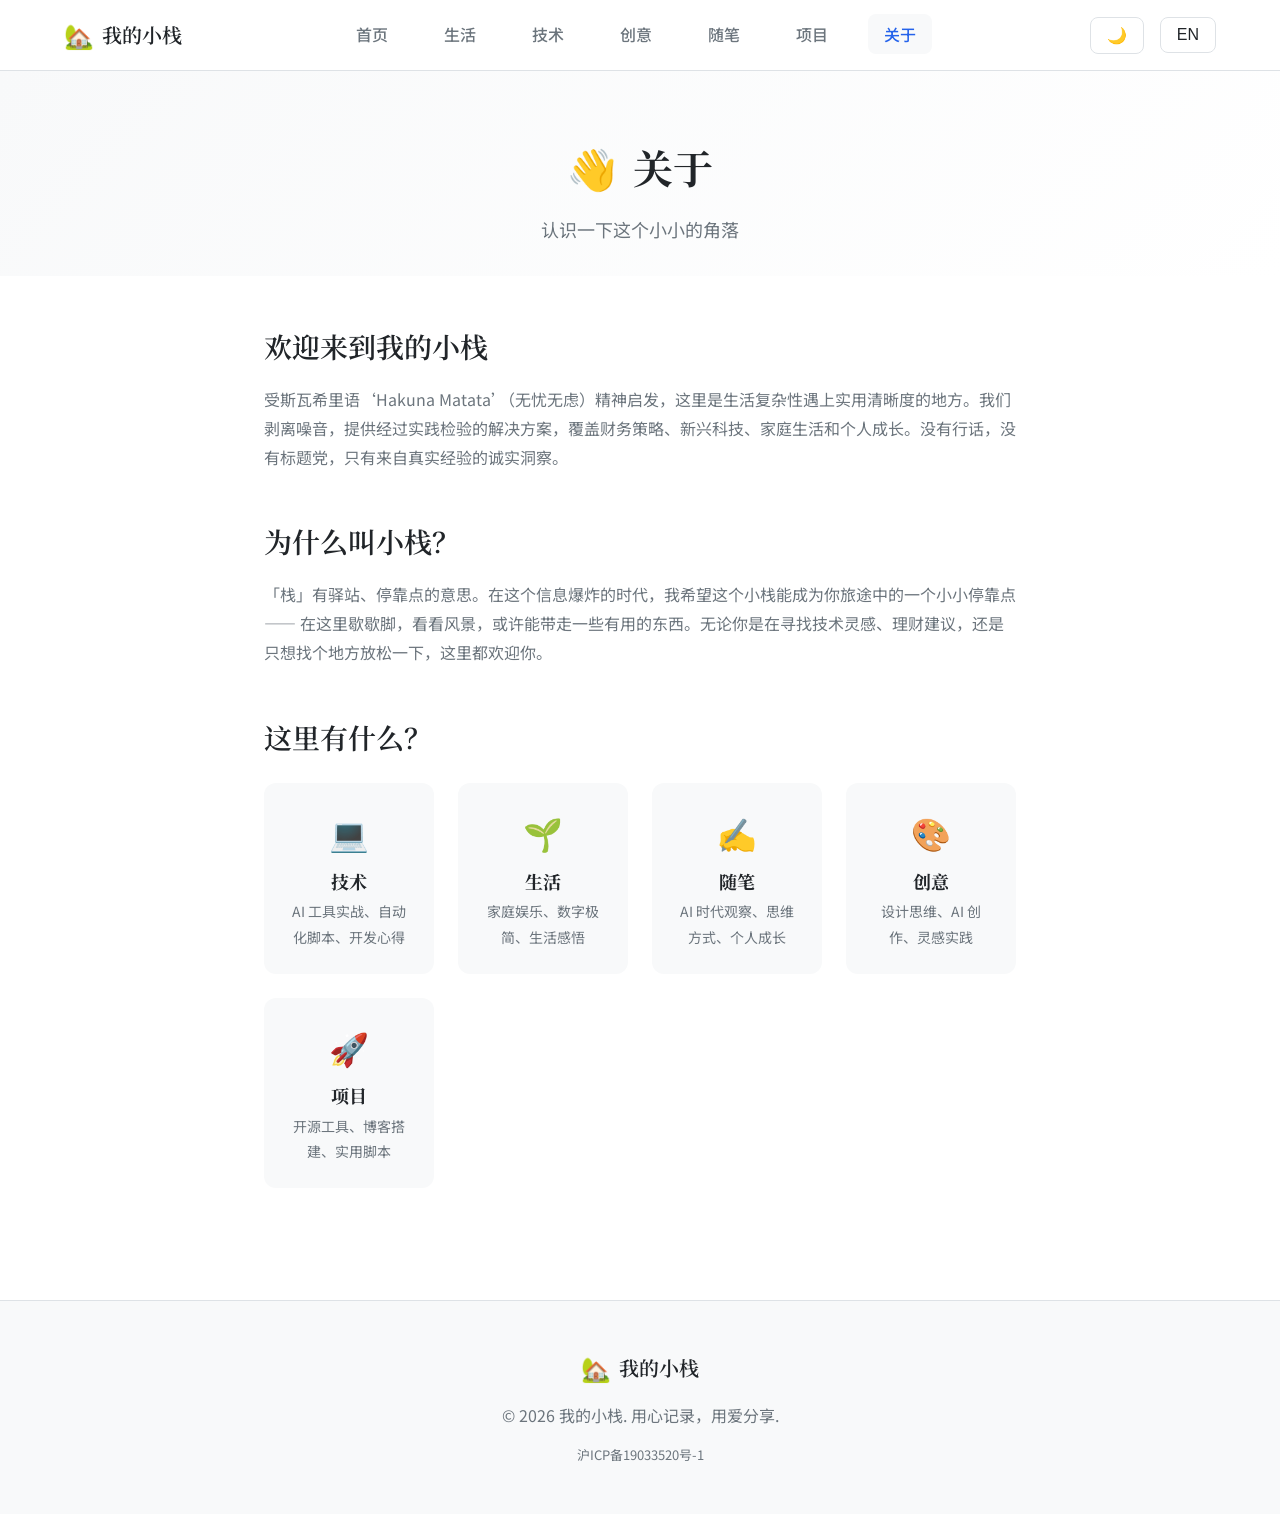
<file: src/pages/about.html>
<!DOCTYPE html>
<html lang="zh-CN" data-theme="light">
<head>
    <meta charset="UTF-8">
    <meta name="viewport" content="width=device-width, initial-scale=1.0">
    <title>关于 | 我的小栈</title>
    <meta name="description" content="关于我的小栈">
    <link rel="stylesheet" href="../styles/main.css">
    <link rel="preconnect" href="https://fonts.googleapis.com">
    <link rel="preconnect" href="https://fonts.gstatic.com" crossorigin>
    <link href="https://fonts.googleapis.com/css2?family=Noto+Serif+SC:wght@400;600;700&family=Noto+Sans+SC:wght@300;400;500;700&display=swap" rel="stylesheet">
</head>
<body>
    <nav class="navbar">
        <div class="container nav-container">
            <a href="../../index.html" class="logo">
                <span class="logo-icon">🏡</span>
                <span class="logo-text" data-zh="我的小栈" data-en="My Little Post">我的小栈</span>
            </a>
            <ul class="nav-menu" id="navMenu">
                <li><a href="../../index.html" class="nav-link" data-zh="首页" data-en="Home">首页</a></li>
                <li><a href="life.html" class="nav-link" data-zh="生活" data-en="Life">生活</a></li>
                <li><a href="tech.html" class="nav-link" data-zh="技术" data-en="Tech">技术</a></li>
                <li><a href="creative.html" class="nav-link" data-zh="创意" data-en="Creative">创意</a></li>
                <li><a href="essays.html" class="nav-link" data-zh="随笔" data-en="Essays">随笔</a></li>
                <li><a href="projects.html" class="nav-link" data-zh="项目" data-en="Projects">项目</a></li>
                <li><a href="about.html" class="nav-link active" data-zh="关于" data-en="About">关于</a></li>
            </ul>
            <div class="nav-actions">
                <button class="theme-toggle" id="themeToggle" aria-label="Toggle theme">
                    <span class="theme-icon">🌙</span>
                </button>
                <button class="lang-toggle" id="langToggle" aria-label="Toggle language">
                    <span class="lang-text">EN</span>
                </button>
                <button class="menu-toggle" id="menuToggle" aria-label="Toggle menu">
                    <span class="hamburger"></span>
                </button>
            </div>
        </div>
    </nav>

    <header class="page-header">
        <div class="container">
            <h1 class="page-title">
                <span class="page-icon">👋</span>
                <span data-zh="关于" data-en="About">关于</span>
            </h1>
            <p class="page-subtitle" data-zh="认识一下这个小小的角落" data-en="Get to know this little corner of the internet">认识一下这个小小的角落</p>
        </div>
    </header>

    <main class="page-content about-content">
        <div class="container">
            <div class="about-section">
                <h2 data-zh="欢迎来到我的小栈" data-en="Welcome to My Little Post">欢迎来到我的小栈</h2>
                <p data-zh="受斯瓦希里语‘Hakuna Matata’（无忧无虑）精神启发，这里是生活复杂性遇上实用清晰度的地方。我们剥离噪音，提供经过实践检验的解决方案，覆盖财务策略、新兴科技、家庭生活和个人成长。没有行话，没有标题党，只有来自真实经验的诚实洞察。" data-en="Inspired by the Swahili spirit of ‘Hakuna Matata’ (no worries), this is where life’s complexity meets practical clarity. We cut through the noise to deliver field-tested solutions spanning finance, emerging tech, family life, and personal growth. No jargon. No clickbait. Just honest insights from real experience.">受斯瓦希里语‘Hakuna Matata’（无忧无虑）精神启发，这里是生活复杂性遇上实用清晰度的地方。我们剥离噪音，提供经过实践检验的解决方案，覆盖财务策略、新兴科技、家庭生活和个人成长。没有行话，没有标题党，只有来自真实经验的诚实洞察。</p>
            </div>

            <div class="about-section">
                <h2 data-zh="为什么叫小栈？" data-en="Why ‘Little Post’?">为什么叫小栈？</h2>
                <p data-zh="「栈」有驿站、停靠点的意思。在这个信息爆炸的时代，我希望这个小栈能成为你旅途中的一个小小停靠点 —— 在这里歇歇脚，看看风景，或许能带走一些有用的东西。无论你是在寻找技术灵感、理财建议，还是只想找个地方放松一下，这里都欢迎你。" data-en="‘Post’ means a station or stopping point. In this age of information overload, I hope this little post can be a small stopping point on your journey — a place to rest, enjoy the view, and perhaps take away something useful. Whether you’re looking for tech inspiration, financial advice, or just a place to unwind, you’re welcome here.">「栈」有驿站、停靠点的意思。在这个信息爆炸的时代，我希望这个小栈能成为你旅途中的一个小小停靠点 —— 在这里歇歇脚，看看风景，或许能带走一些有用的东西。无论你是在寻找技术灵感、理财建议，还是只想找个地方放松一下，这里都欢迎你。</p>
            </div>

            <div class="about-section">
                <h2 data-zh="这里有什么？" data-en="What’s Here?">这里有什么？</h2>
                <div class="about-features">
                    <div class="feature-item">
                        <span class="feature-icon">💻</span>
                        <h3 data-zh="技术" data-en="Tech">技术</h3>
                        <p data-zh="AI 工具实战、自动化脚本、开发心得" data-en="AI tools, automation scripts, dev insights">AI 工具实战、自动化脚本、开发心得</p>
                    </div>
                    <div class="feature-item">
                        <span class="feature-icon">🌱</span>
                        <h3 data-zh="生活" data-en="Life">生活</h3>
                        <p data-zh="家庭娱乐、数字极简、生活感悟" data-en="Family fun, digital minimalism, life reflections">家庭娱乐、数字极简、生活感悟</p>
                    </div>
                    <div class="feature-item">
                        <span class="feature-icon">✍️</span>
                        <h3 data-zh="随笔" data-en="Essays">随笔</h3>
                        <p data-zh="AI 时代观察、思维方式、个人成长" data-en="AI era observations, thinking, personal growth">AI 时代观察、思维方式、个人成长</p>
                    </div>
                    <div class="feature-item">
                        <span class="feature-icon">🎨</span>
                        <h3 data-zh="创意" data-en="Creative">创意</h3>
                        <p data-zh="设计思维、AI 创作、灵感实践" data-en="Design thinking, AI creation, inspiration">设计思维、AI 创作、灵感实践</p>
                    </div>
                    <div class="feature-item">
                        <span class="feature-icon">🚀</span>
                        <h3 data-zh="项目" data-en="Projects">项目</h3>
                        <p data-zh="开源工具、博客搭建、实用脚本" data-en="Open source tools, blog building, practical scripts">开源工具、博客搭建、实用脚本</p>
                    </div>
                </div>
            </div>
            </div>
        </div>
    </main>

    <footer class="footer">
        <div class="container">
            <div class="footer-content">
                <div class="footer-brand">
                    <span class="logo-icon">🏡</span>
                    <span class="logo-text" data-zh="我的小栈" data-en="My Little Post">我的小栈</span>
                </div>
                <p class="footer-text" data-zh="© 2026 我的小栈. 用心记录，用爱分享." data-en="© 2026 My Little Post. Record with heart, share with love.">© 2026 我的小栈. 用心记录，用爱分享.</p>
                <p class="footer-icp"><a href="https://beian.miit.gov.cn" target="_blank" rel="noopener">沪ICP备19033520号-1</a></p>
            </div>
        </div>
    </footer>

    <script src="../scripts/main.js"></script>
</body>
</html>
</file>
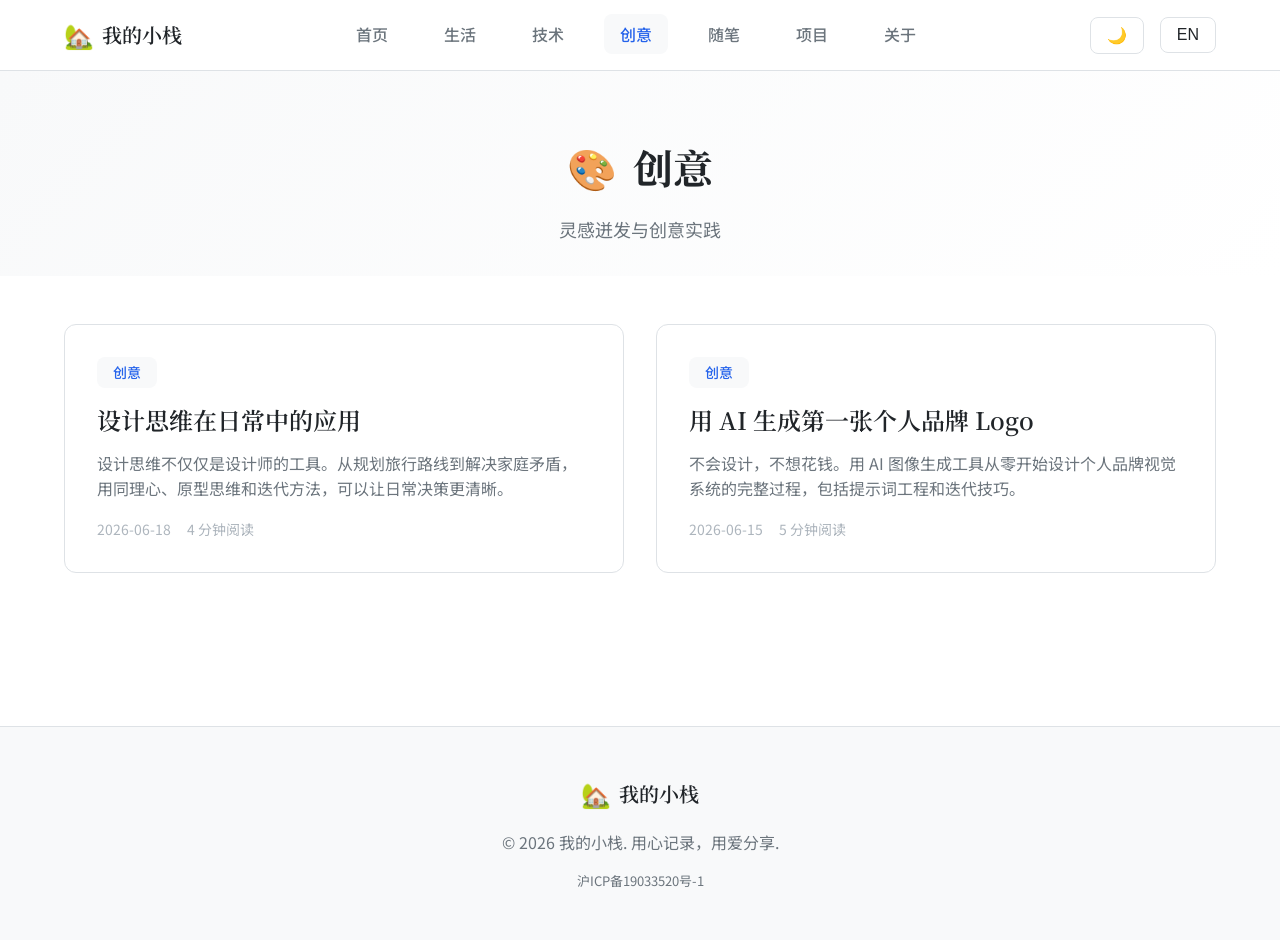
<file: src/pages/creative.html>
<!DOCTYPE html>
<html lang="zh-CN" data-theme="light">
<head>
    <meta charset="UTF-8">
    <meta name="viewport" content="width=device-width, initial-scale=1.0">
    <title>创意 | 我的小栈</title>
    <meta name="description" content="灵感迸发与创意实践">
    <link rel="stylesheet" href="../styles/main.css">
    <link rel="preconnect" href="https://fonts.googleapis.com">
    <link rel="preconnect" href="https://fonts.gstatic.com" crossorigin>
    <link href="https://fonts.googleapis.com/css2?family=Noto+Serif+SC:wght@400;600;700&family=Noto+Sans+SC:wght@300;400;500;700&display=swap" rel="stylesheet">
</head>
<body>
    <nav class="navbar">
        <div class="container nav-container">
            <a href="../../index.html" class="logo">
                <span class="logo-icon">🏡</span>
                <span class="logo-text" data-zh="我的小栈" data-en="My Little Post">我的小栈</span>
            </a>
            <ul class="nav-menu" id="navMenu">
                <li><a href="../../index.html" class="nav-link" data-zh="首页" data-en="Home">首页</a></li>
                <li><a href="life.html" class="nav-link" data-zh="生活" data-en="Life">生活</a></li>
                <li><a href="tech.html" class="nav-link" data-zh="技术" data-en="Tech">技术</a></li>
                <li><a href="creative.html" class="nav-link active" data-zh="创意" data-en="Creative">创意</a></li>
                <li><a href="essays.html" class="nav-link" data-zh="随笔" data-en="Essays">随笔</a></li>
                <li><a href="projects.html" class="nav-link" data-zh="项目" data-en="Projects">项目</a></li>
                <li><a href="about.html" class="nav-link" data-zh="关于" data-en="About">关于</a></li>
            </ul>
            <div class="nav-actions">
                <button class="theme-toggle" id="themeToggle" aria-label="Toggle theme">
                    <span class="theme-icon">🌙</span>
                </button>
                <button class="lang-toggle" id="langToggle" aria-label="Toggle language">
                    <span class="lang-text">EN</span>
                </button>
                <button class="menu-toggle" id="menuToggle" aria-label="Toggle menu">
                    <span class="hamburger"></span>
                </button>
            </div>
        </div>
    </nav>

    <header class="page-header">
        <div class="container">
            <h1 class="page-title">
                <span class="page-icon">🎨</span>
                <span data-zh="创意" data-en="Creative">创意</span>
            </h1>
            <p class="page-subtitle" data-zh="灵感迸发与创意实践" data-en="Inspiration and creative practice">灵感迸发与创意实践</p>
        </div>
    </header>

    <main class="page-content">
        <div class="container">
            <div class="posts-grid">
                <article class="post-card">
                    <div class="post-category" data-zh="创意" data-en="Creative">创意</div>
                    <h3 class="post-title" data-zh="设计思维在日常中的应用" data-en="Applying Design Thinking in Daily Life">设计思维在日常中的应用</h3>
                    <p class="post-excerpt" data-zh="设计思维不仅仅是设计师的工具。从规划旅行路线到解决家庭矛盾，用同理心、原型思维和迭代方法，可以让日常决策更清晰。" data-en="Design thinking is not just for designers. From planning trips to resolving family conflicts, empathy, prototyping, and iteration can make daily decisions clearer.">设计思维不仅仅是设计师的工具。从规划旅行路线到解决家庭矛盾，用同理心、原型思维和迭代方法，可以让日常决策更清晰。</p>
                    <div class="post-meta">
                        <time datetime="2026-06-18">2026-06-18</time>
                        <span class="read-time" data-zh="4 分钟阅读" data-en="4 min read">4 分钟阅读</span>
                    </div>
                </article>
                <article class="post-card">
                    <div class="post-category" data-zh="创意" data-en="Creative">创意</div>
                    <h3 class="post-title" data-zh="用 AI 生成第一张个人品牌 Logo" data-en="Creating My First Personal Brand Logo with AI">用 AI 生成第一张个人品牌 Logo</h3>
                    <p class="post-excerpt" data-zh="不会设计，不想花钱。用 AI 图像生成工具从零开始设计个人品牌视觉系统的完整过程，包括提示词工程和迭代技巧。" data-en="Can’t design, don’t want to spend money. The complete process of designing a personal brand visual system from scratch using AI image generation.">不会设计，不想花钱。用 AI 图像生成工具从零开始设计个人品牌视觉系统的完整过程，包括提示词工程和迭代技巧。</p>
                    <div class="post-meta">
                        <time datetime="2026-06-15">2026-06-15</time>
                        <span class="read-time" data-zh="5 分钟阅读" data-en="5 min read">5 分钟阅读</span>
                    </div>
                </article>            </div>
        </div>
    </main>

    <footer class="footer">
        <div class="container">
            <div class="footer-content">
                <div class="footer-brand">
                    <span class="logo-icon">🏡</span>
                    <span class="logo-text" data-zh="我的小栈" data-en="My Little Post">我的小栈</span>
                </div>
                <p class="footer-text" data-zh="© 2026 我的小栈. 用心记录，用爱分享." data-en="© 2026 My Little Post. Record with heart, share with love.">© 2026 我的小栈. 用心记录，用爱分享.</p>
                <p class="footer-icp"><a href="https://beian.miit.gov.cn" target="_blank" rel="noopener">沪ICP备19033520号-1</a></p>
            </div>
        </div>
    </footer>

    <script src="../scripts/main.js"></script>
</body>
</html>
</file>
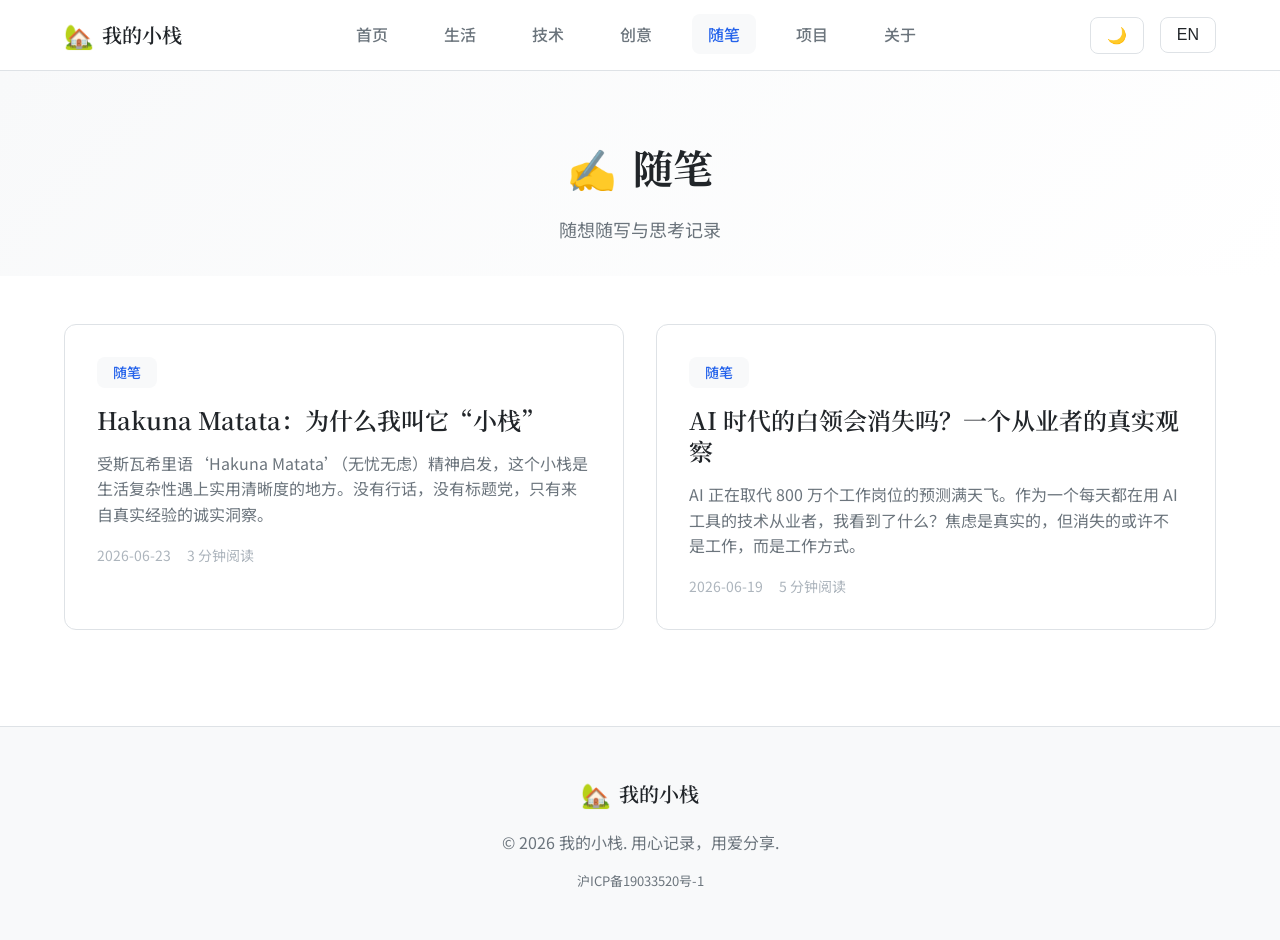
<file: src/pages/essays.html>
<!DOCTYPE html>
<html lang="zh-CN" data-theme="light">
<head>
    <meta charset="UTF-8">
    <meta name="viewport" content="width=device-width, initial-scale=1.0">
    <title>随笔 | 我的小栈</title>
    <meta name="description" content="随想随写与思考记录">
    <link rel="stylesheet" href="../styles/main.css">
    <link rel="preconnect" href="https://fonts.googleapis.com">
    <link rel="preconnect" href="https://fonts.gstatic.com" crossorigin>
    <link href="https://fonts.googleapis.com/css2?family=Noto+Serif+SC:wght@400;600;700&family=Noto+Sans+SC:wght@300;400;500;700&display=swap" rel="stylesheet">
</head>
<body>
    <nav class="navbar">
        <div class="container nav-container">
            <a href="../../index.html" class="logo">
                <span class="logo-icon">🏡</span>
                <span class="logo-text" data-zh="我的小栈" data-en="My Little Post">我的小栈</span>
            </a>
            <ul class="nav-menu" id="navMenu">
                <li><a href="../../index.html" class="nav-link" data-zh="首页" data-en="Home">首页</a></li>
                <li><a href="life.html" class="nav-link" data-zh="生活" data-en="Life">生活</a></li>
                <li><a href="tech.html" class="nav-link" data-zh="技术" data-en="Tech">技术</a></li>
                <li><a href="creative.html" class="nav-link" data-zh="创意" data-en="Creative">创意</a></li>
                <li><a href="essays.html" class="nav-link active" data-zh="随笔" data-en="Essays">随笔</a></li>
                <li><a href="projects.html" class="nav-link" data-zh="项目" data-en="Projects">项目</a></li>
                <li><a href="about.html" class="nav-link" data-zh="关于" data-en="About">关于</a></li>
            </ul>
            <div class="nav-actions">
                <button class="theme-toggle" id="themeToggle" aria-label="Toggle theme">
                    <span class="theme-icon">🌙</span>
                </button>
                <button class="lang-toggle" id="langToggle" aria-label="Toggle language">
                    <span class="lang-text">EN</span>
                </button>
                <button class="menu-toggle" id="menuToggle" aria-label="Toggle menu">
                    <span class="hamburger"></span>
                </button>
            </div>
        </div>
    </nav>

    <header class="page-header">
        <div class="container">
            <h1 class="page-title">
                <span class="page-icon">✍️</span>
                <span data-zh="随笔" data-en="Essays">随笔</span>
            </h1>
            <p class="page-subtitle" data-zh="随想随写与思考记录" data-en="Random thoughts and reflections">随想随写与思考记录</p>
        </div>
    </header>

    <main class="page-content">
        <div class="container">
            <div class="posts-grid">
                <article class="post-card">
                    <div class="post-category" data-zh="随笔" data-en="Essays">随笔</div>
                    <h3 class="post-title" data-zh="Hakuna Matata：为什么我叫它“小栈”" data-en="Hakuna Matata: Why I Call It ‘Little Post’">Hakuna Matata：为什么我叫它“小栈”</h3>
                    <p class="post-excerpt" data-zh="受斯瓦希里语‘Hakuna Matata’（无忧无虑）精神启发，这个小栈是生活复杂性遇上实用清晰度的地方。没有行话，没有标题党，只有来自真实经验的诚实洞察。" data-en="Inspired by the Swahili spirit of ‘Hakuna Matata’ (no worries), this little post is where life’s complexity meets practical clarity. No jargon, no clickbait — just honest insights from real experience.">受斯瓦希里语‘Hakuna Matata’（无忧无虑）精神启发，这个小栈是生活复杂性遇上实用清晰度的地方。没有行话，没有标题党，只有来自真实经验的诚实洞察。</p>
                    <div class="post-meta">
                        <time datetime="2026-06-23">2026-06-23</time>
                        <span class="read-time" data-zh="3 分钟阅读" data-en="3 min read">3 分钟阅读</span>
                    </div>
                </article>
                <article class="post-card">
                    <div class="post-category" data-zh="随笔" data-en="Essays">随笔</div>
                    <h3 class="post-title" data-zh="AI 时代的白领会消失吗？一个从业者的真实观察" data-en="Will White-Collar Workers Disappear in the AI Era? A Practitioner’s Observations">AI 时代的白领会消失吗？一个从业者的真实观察</h3>
                    <p class="post-excerpt" data-zh="AI 正在取代 800 万个工作岗位的预测满天飞。作为一个每天都在用 AI 工具的技术从业者，我看到了什么？焦虑是真实的，但消失的或许不是工作，而是工作方式。" data-en="Predictions of AI replacing 8 million jobs are everywhere. As a tech practitioner using AI tools daily, what do I see? The anxiety is real, but what’s disappearing may not be jobs — it’s how we work.">AI 正在取代 800 万个工作岗位的预测满天飞。作为一个每天都在用 AI 工具的技术从业者，我看到了什么？焦虑是真实的，但消失的或许不是工作，而是工作方式。</p>
                    <div class="post-meta">
                        <time datetime="2026-06-19">2026-06-19</time>
                        <span class="read-time" data-zh="5 分钟阅读" data-en="5 min read">5 分钟阅读</span>
                    </div>
                </article>            </div>
        </div>
    </main>

    <footer class="footer">
        <div class="container">
            <div class="footer-content">
                <div class="footer-brand">
                    <span class="logo-icon">🏡</span>
                    <span class="logo-text" data-zh="我的小栈" data-en="My Little Post">我的小栈</span>
                </div>
                <p class="footer-text" data-zh="© 2026 我的小栈. 用心记录，用爱分享." data-en="© 2026 My Little Post. Record with heart, share with love.">© 2026 我的小栈. 用心记录，用爱分享.</p>
                <p class="footer-icp"><a href="https://beian.miit.gov.cn" target="_blank" rel="noopener">沪ICP备19033520号-1</a></p>
            </div>
        </div>
    </footer>

    <script src="../scripts/main.js"></script>
</body>
</html>
</file>
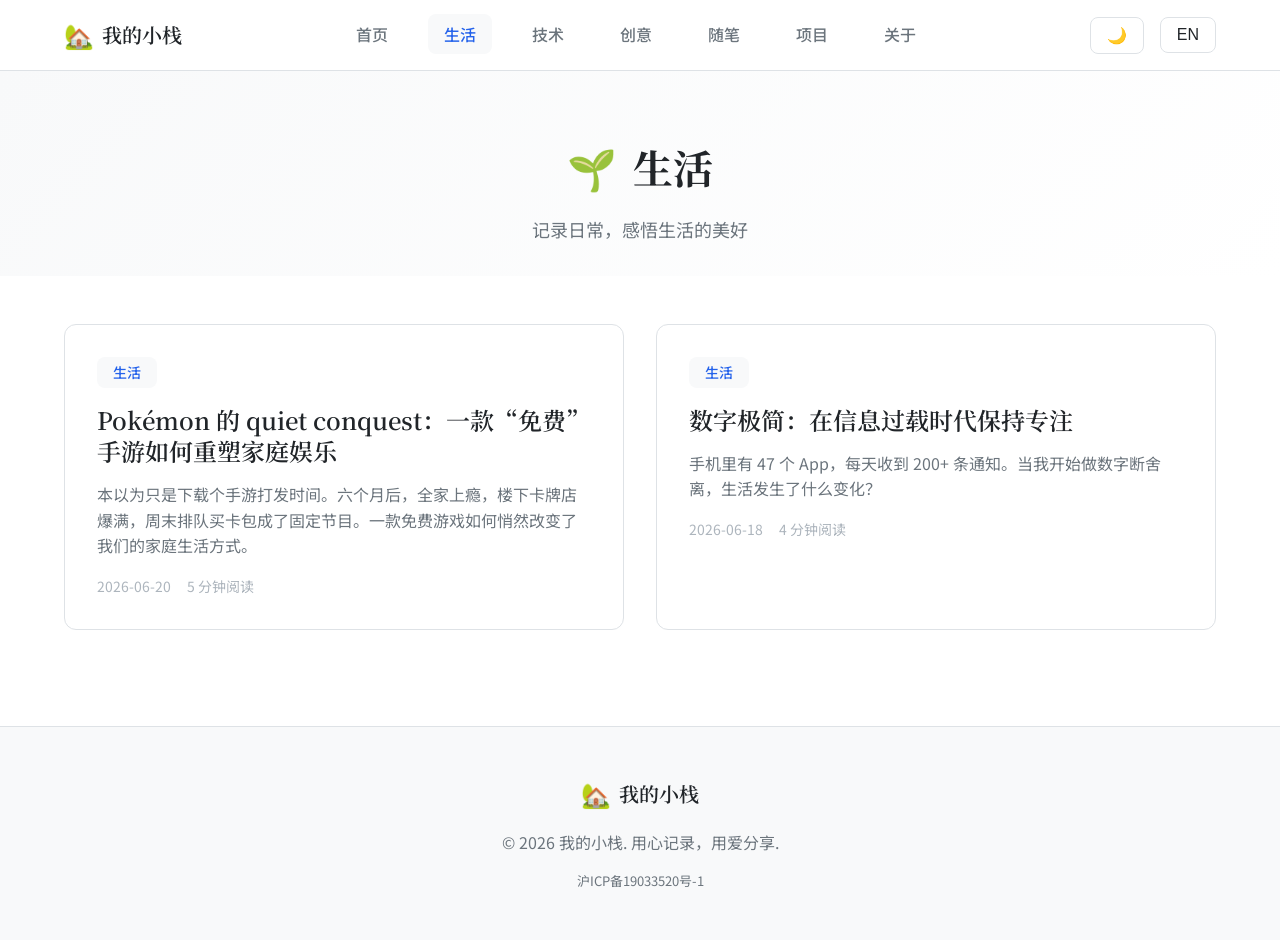
<file: src/pages/life.html>
<!DOCTYPE html>
<html lang="zh-CN" data-theme="light">
<head>
    <meta charset="UTF-8">
    <meta name="viewport" content="width=device-width, initial-scale=1.0">
    <title>生活 | 我的小栈</title>
    <meta name="description" content="记录日常，感悟生活的美好">
    <link rel="stylesheet" href="../styles/main.css">
    <link rel="preconnect" href="https://fonts.googleapis.com">
    <link rel="preconnect" href="https://fonts.gstatic.com" crossorigin>
    <link href="https://fonts.googleapis.com/css2?family=Noto+Serif+SC:wght@400;600;700&family=Noto+Sans+SC:wght@300;400;500;700&display=swap" rel="stylesheet">
</head>
<body>
    <nav class="navbar">
        <div class="container nav-container">
            <a href="../../index.html" class="logo">
                <span class="logo-icon">🏡</span>
                <span class="logo-text" data-zh="我的小栈" data-en="My Little Post">我的小栈</span>
            </a>
            <ul class="nav-menu" id="navMenu">
                <li><a href="../../index.html" class="nav-link" data-zh="首页" data-en="Home">首页</a></li>
                <li><a href="life.html" class="nav-link active" data-zh="生活" data-en="Life">生活</a></li>
                <li><a href="tech.html" class="nav-link" data-zh="技术" data-en="Tech">技术</a></li>
                <li><a href="creative.html" class="nav-link" data-zh="创意" data-en="Creative">创意</a></li>
                <li><a href="essays.html" class="nav-link" data-zh="随笔" data-en="Essays">随笔</a></li>
                <li><a href="projects.html" class="nav-link" data-zh="项目" data-en="Projects">项目</a></li>
                <li><a href="about.html" class="nav-link" data-zh="关于" data-en="About">关于</a></li>
            </ul>
            <div class="nav-actions">
                <button class="theme-toggle" id="themeToggle" aria-label="Toggle theme">
                    <span class="theme-icon">🌙</span>
                </button>
                <button class="lang-toggle" id="langToggle" aria-label="Toggle language">
                    <span class="lang-text">EN</span>
                </button>
                <button class="menu-toggle" id="menuToggle" aria-label="Toggle menu">
                    <span class="hamburger"></span>
                </button>
            </div>
        </div>
    </nav>

    <header class="page-header">
        <div class="container">
            <h1 class="page-title">
                <span class="page-icon">🌱</span>
                <span data-zh="生活" data-en="Life">生活</span>
            </h1>
            <p class="page-subtitle" data-zh="记录日常，感悟生活的美好" data-en="Recording daily life, appreciating the beauty">记录日常，感悟生活的美好</p>
        </div>
    </header>

    <main class="page-content">
        <div class="container">
            <div class="posts-grid">
                <article class="post-card">
                    <div class="post-category" data-zh="生活" data-en="Life">生活</div>
                    <h3 class="post-title" data-zh="Pokémon 的 quiet conquest：一款“免费”手游如何重塑家庭娱乐" data-en="Pokémon’s Quiet Conquest: How a Free Mobile Game Reshaped Family Entertainment">Pokémon 的 quiet conquest：一款“免费”手游如何重塑家庭娱乐</h3>
                    <p class="post-excerpt" data-zh="本以为只是下载个手游打发时间。六个月后，全家上瘾，楼下卡牌店爆满，周末排队买卡包成了固定节目。一款免费游戏如何悄然改变了我们的家庭生活方式。" data-en="I thought I was just downloading a mobile game to kill time. Six months later, the whole family is hooked, the local card shop is packed, and weekend card pack runs became a routine.">本以为只是下载个手游打发时间。六个月后，全家上瘾，楼下卡牌店爆满，周末排队买卡包成了固定节目。一款免费游戏如何悄然改变了我们的家庭生活方式。</p>
                    <div class="post-meta">
                        <time datetime="2026-06-20">2026-06-20</time>
                        <span class="read-time" data-zh="5 分钟阅读" data-en="5 min read">5 分钟阅读</span>
                    </div>
                </article>
                <article class="post-card">
                    <div class="post-category" data-zh="生活" data-en="Life">生活</div>
                    <h3 class="post-title" data-zh="数字极简：在信息过载时代保持专注" data-en="Digital Minimalism: Staying Focused in the Age of Information Overload">数字极简：在信息过载时代保持专注</h3>
                    <p class="post-excerpt" data-zh="手机里有 47 个 App，每天收到 200+ 条通知。当我开始做数字断舍离，生活发生了什么变化？" data-en="47 apps on my phone, 200+ notifications daily. What changed when I started digital decluttering?">手机里有 47 个 App，每天收到 200+ 条通知。当我开始做数字断舍离，生活发生了什么变化？</p>
                    <div class="post-meta">
                        <time datetime="2026-06-18">2026-06-18</time>
                        <span class="read-time" data-zh="4 分钟阅读" data-en="4 min read">4 分钟阅读</span>
                    </div>
                </article>            </div>
        </div>
    </main>

    <footer class="footer">
        <div class="container">
            <div class="footer-content">
                <div class="footer-brand">
                    <span class="logo-icon">🏡</span>
                    <span class="logo-text" data-zh="我的小栈" data-en="My Little Post">我的小栈</span>
                </div>
                <p class="footer-text" data-zh="© 2026 我的小栈. 用心记录，用爱分享." data-en="© 2026 My Little Post. Record with heart, share with love.">© 2026 我的小栈. 用心记录，用爱分享.</p>
                <p class="footer-icp"><a href="https://beian.miit.gov.cn" target="_blank" rel="noopener">沪ICP备19033520号-1</a></p>
            </div>
        </div>
    </footer>

    <script src="../scripts/main.js"></script>
</body>
</html>
</file>
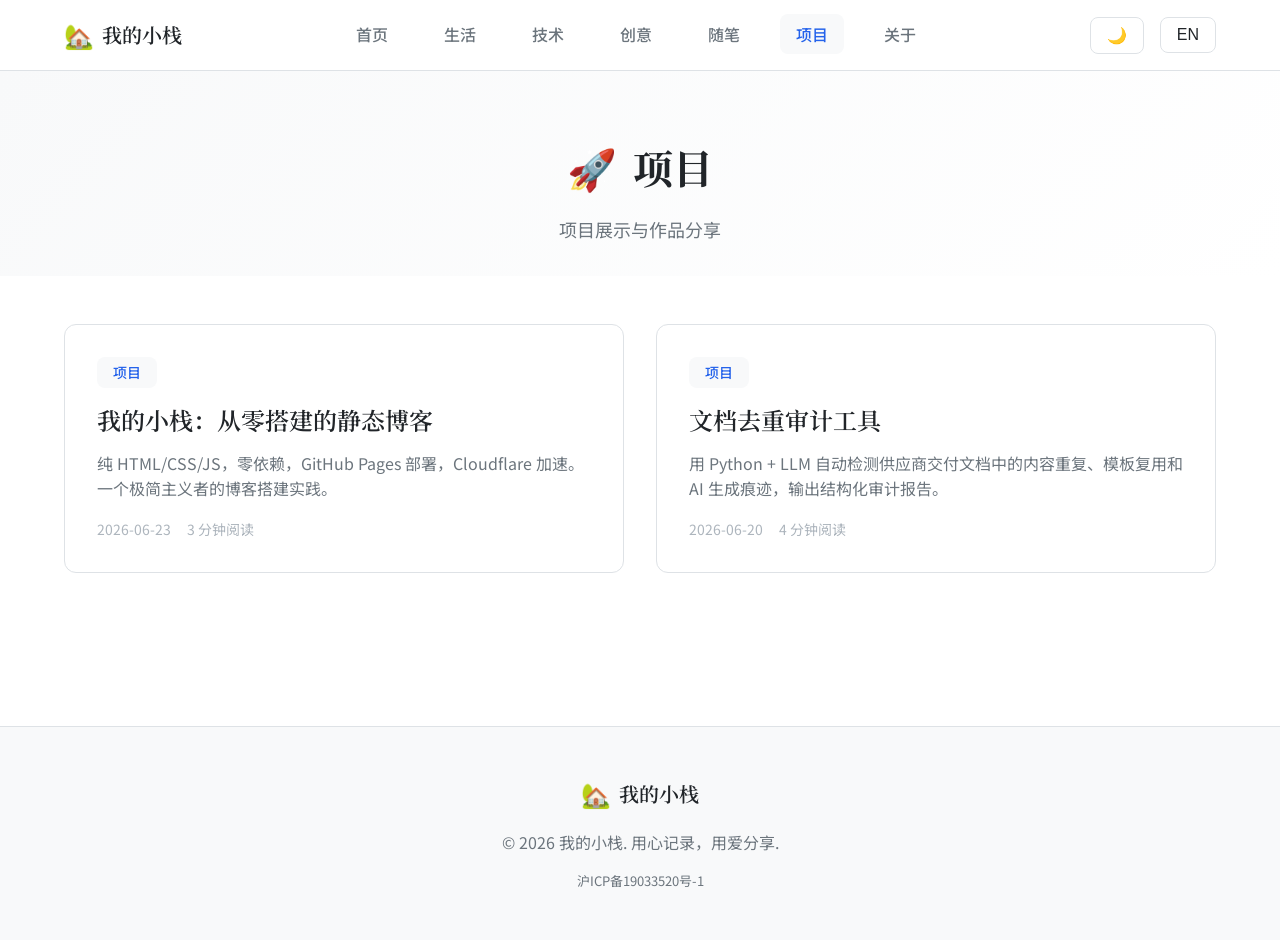
<file: src/pages/projects.html>
<!DOCTYPE html>
<html lang="zh-CN" data-theme="light">
<head>
    <meta charset="UTF-8">
    <meta name="viewport" content="width=device-width, initial-scale=1.0">
    <title>项目 | 我的小栈</title>
    <meta name="description" content="项目展示与作品分享">
    <link rel="stylesheet" href="../styles/main.css">
    <link rel="preconnect" href="https://fonts.googleapis.com">
    <link rel="preconnect" href="https://fonts.gstatic.com" crossorigin>
    <link href="https://fonts.googleapis.com/css2?family=Noto+Serif+SC:wght@400;600;700&family=Noto+Sans+SC:wght@300;400;500;700&display=swap" rel="stylesheet">
</head>
<body>
    <nav class="navbar">
        <div class="container nav-container">
            <a href="../../index.html" class="logo">
                <span class="logo-icon">🏡</span>
                <span class="logo-text" data-zh="我的小栈" data-en="My Little Post">我的小栈</span>
            </a>
            <ul class="nav-menu" id="navMenu">
                <li><a href="../../index.html" class="nav-link" data-zh="首页" data-en="Home">首页</a></li>
                <li><a href="life.html" class="nav-link" data-zh="生活" data-en="Life">生活</a></li>
                <li><a href="tech.html" class="nav-link" data-zh="技术" data-en="Tech">技术</a></li>
                <li><a href="creative.html" class="nav-link" data-zh="创意" data-en="Creative">创意</a></li>
                <li><a href="essays.html" class="nav-link" data-zh="随笔" data-en="Essays">随笔</a></li>
                <li><a href="projects.html" class="nav-link active" data-zh="项目" data-en="Projects">项目</a></li>
                <li><a href="about.html" class="nav-link" data-zh="关于" data-en="About">关于</a></li>
            </ul>
            <div class="nav-actions">
                <button class="theme-toggle" id="themeToggle" aria-label="Toggle theme">
                    <span class="theme-icon">🌙</span>
                </button>
                <button class="lang-toggle" id="langToggle" aria-label="Toggle language">
                    <span class="lang-text">EN</span>
                </button>
                <button class="menu-toggle" id="menuToggle" aria-label="Toggle menu">
                    <span class="hamburger"></span>
                </button>
            </div>
        </div>
    </nav>

    <header class="page-header">
        <div class="container">
            <h1 class="page-title">
                <span class="page-icon">🚀</span>
                <span data-zh="项目" data-en="Projects">项目</span>
            </h1>
            <p class="page-subtitle" data-zh="项目展示与作品分享" data-en="Project showcase and portfolio">项目展示与作品分享</p>
        </div>
    </header>

    <main class="page-content">
        <div class="container">
            <div class="posts-grid">
                <article class="post-card">
                    <div class="post-category" data-zh="项目" data-en="Projects">项目</div>
                    <h3 class="post-title" data-zh="我的小栈：从零搭建的静态博客" data-en="My Little Post: A Static Blog Built from Scratch">我的小栈：从零搭建的静态博客</h3>
                    <p class="post-excerpt" data-zh="纯 HTML/CSS/JS，零依赖，GitHub Pages 部署，Cloudflare 加速。一个极简主义者的博客搭建实践。" data-en="Pure HTML/CSS/JS, zero dependencies, GitHub Pages deployment, Cloudflare acceleration. A minimalist’s blog building practice.">纯 HTML/CSS/JS，零依赖，GitHub Pages 部署，Cloudflare 加速。一个极简主义者的博客搭建实践。</p>
                    <div class="post-meta">
                        <time datetime="2026-06-23">2026-06-23</time>
                        <span class="read-time" data-zh="3 分钟阅读" data-en="3 min read">3 分钟阅读</span>
                    </div>
                </article>
                <article class="post-card">
                    <div class="post-category" data-zh="项目" data-en="Projects">项目</div>
                    <h3 class="post-title" data-zh="文档去重审计工具" data-en="Document Duplication Audit Tool">文档去重审计工具</h3>
                    <p class="post-excerpt" data-zh="用 Python + LLM 自动检测供应商交付文档中的内容重复、模板复用和 AI 生成痕迹，输出结构化审计报告。" data-en="Using Python + LLM to automatically detect content duplication, template reuse, and AI-generated traces in vendor deliverables.">用 Python + LLM 自动检测供应商交付文档中的内容重复、模板复用和 AI 生成痕迹，输出结构化审计报告。</p>
                    <div class="post-meta">
                        <time datetime="2026-06-20">2026-06-20</time>
                        <span class="read-time" data-zh="4 分钟阅读" data-en="4 min read">4 分钟阅读</span>
                    </div>
                </article>            </div>
        </div>
    </main>

    <footer class="footer">
        <div class="container">
            <div class="footer-content">
                <div class="footer-brand">
                    <span class="logo-icon">🏡</span>
                    <span class="logo-text" data-zh="我的小栈" data-en="My Little Post">我的小栈</span>
                </div>
                <p class="footer-text" data-zh="© 2026 我的小栈. 用心记录，用爱分享." data-en="© 2026 My Little Post. Record with heart, share with love.">© 2026 我的小栈. 用心记录，用爱分享.</p>
                <p class="footer-icp"><a href="https://beian.miit.gov.cn" target="_blank" rel="noopener">沪ICP备19033520号-1</a></p>
            </div>
        </div>
    </footer>

    <script src="../scripts/main.js"></script>
</body>
</html>
</file>
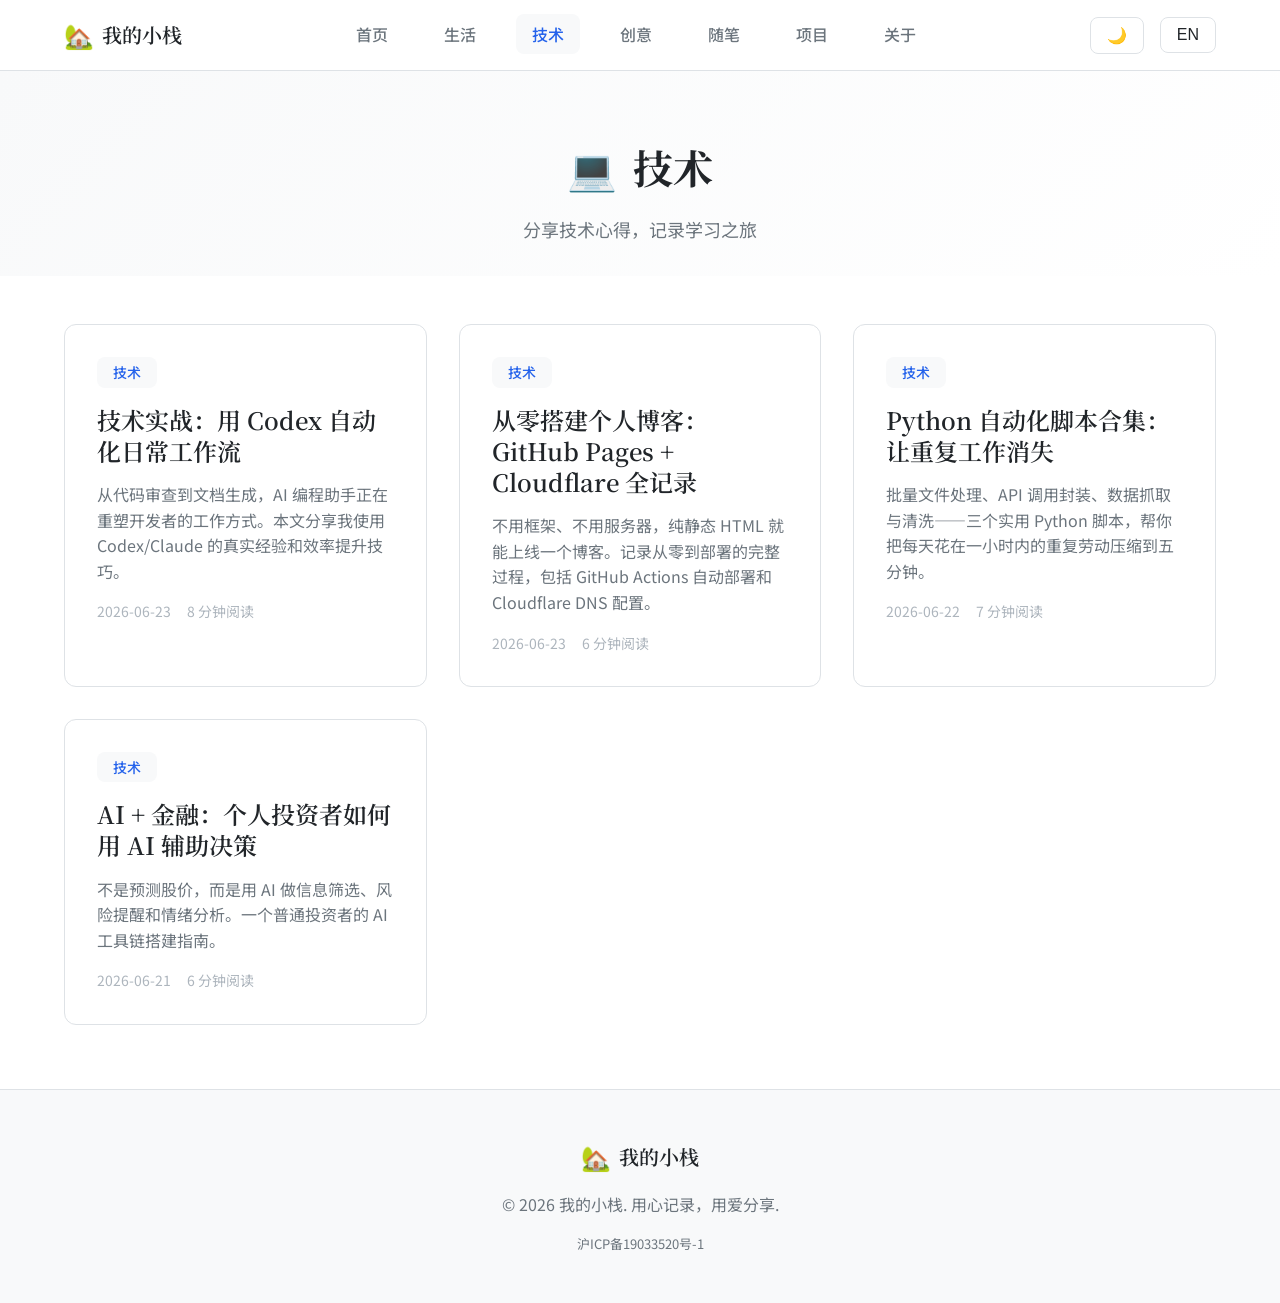
<file: src/pages/tech.html>
<!DOCTYPE html>
<html lang="zh-CN" data-theme="light">
<head>
    <meta charset="UTF-8">
    <meta name="viewport" content="width=device-width, initial-scale=1.0">
    <title>技术 | 我的小栈</title>
    <meta name="description" content="分享技术心得，记录学习之旅">
    <link rel="stylesheet" href="../styles/main.css">
    <link rel="preconnect" href="https://fonts.googleapis.com">
    <link rel="preconnect" href="https://fonts.gstatic.com" crossorigin>
    <link href="https://fonts.googleapis.com/css2?family=Noto+Serif+SC:wght@400;600;700&family=Noto+Sans+SC:wght@300;400;500;700&display=swap" rel="stylesheet">
</head>
<body>
    <nav class="navbar">
        <div class="container nav-container">
            <a href="../../index.html" class="logo">
                <span class="logo-icon">🏡</span>
                <span class="logo-text" data-zh="我的小栈" data-en="My Little Post">我的小栈</span>
            </a>
            <ul class="nav-menu" id="navMenu">
                <li><a href="../../index.html" class="nav-link" data-zh="首页" data-en="Home">首页</a></li>
                <li><a href="life.html" class="nav-link" data-zh="生活" data-en="Life">生活</a></li>
                <li><a href="tech.html" class="nav-link active" data-zh="技术" data-en="Tech">技术</a></li>
                <li><a href="creative.html" class="nav-link" data-zh="创意" data-en="Creative">创意</a></li>
                <li><a href="essays.html" class="nav-link" data-zh="随笔" data-en="Essays">随笔</a></li>
                <li><a href="projects.html" class="nav-link" data-zh="项目" data-en="Projects">项目</a></li>
                <li><a href="about.html" class="nav-link" data-zh="关于" data-en="About">关于</a></li>
            </ul>
            <div class="nav-actions">
                <button class="theme-toggle" id="themeToggle" aria-label="Toggle theme">
                    <span class="theme-icon">🌙</span>
                </button>
                <button class="lang-toggle" id="langToggle" aria-label="Toggle language">
                    <span class="lang-text">EN</span>
                </button>
                <button class="menu-toggle" id="menuToggle" aria-label="Toggle menu">
                    <span class="hamburger"></span>
                </button>
            </div>
        </div>
    </nav>

    <header class="page-header">
        <div class="container">
            <h1 class="page-title">
                <span class="page-icon">💻</span>
                <span data-zh="技术" data-en="Tech">技术</span>
            </h1>
            <p class="page-subtitle" data-zh="分享技术心得，记录学习之旅" data-en="Sharing tech insights, recording the learning journey">分享技术心得，记录学习之旅</p>
        </div>
    </header>

    <main class="page-content">
        <div class="container">
            <div class="posts-grid">
                <article class="post-card">
                    <div class="post-category" data-zh="技术" data-en="Tech">技术</div>
                    <h3 class="post-title" data-zh="技术实战：用 Codex 自动化日常工作流" data-en="AI Tools in Action: Automating Daily Workflows with Codex">技术实战：用 Codex 自动化日常工作流</h3>
                    <p class="post-excerpt" data-zh="从代码审查到文档生成，AI 编程助手正在重塑开发者的工作方式。本文分享我使用 Codex/Claude 的真实经验和效率提升技巧。" data-en="From code review to documentation, AI coding assistants are reshaping how developers work. Sharing my real experience and productivity tips with Codex/Claude.">从代码审查到文档生成，AI 编程助手正在重塑开发者的工作方式。本文分享我使用 Codex/Claude 的真实经验和效率提升技巧。</p>
                    <div class="post-meta">
                        <time datetime="2026-06-23">2026-06-23</time>
                        <span class="read-time" data-zh="8 分钟阅读" data-en="8 min read">8 分钟阅读</span>
                    </div>
                </article>
                <article class="post-card">
                    <div class="post-category" data-zh="技术" data-en="Tech">技术</div>
                    <h3 class="post-title" data-zh="从零搭建个人博客：GitHub Pages + Cloudflare 全记录" data-en="Building a Personal Blog from Scratch: GitHub Pages + Cloudflare Guide">从零搭建个人博客：GitHub Pages + Cloudflare 全记录</h3>
                    <p class="post-excerpt" data-zh="不用框架、不用服务器，纯静态 HTML 就能上线一个博客。记录从零到部署的完整过程，包括 GitHub Actions 自动部署和 Cloudflare DNS 配置。" data-en="No frameworks, no servers — pure static HTML can launch a blog. A complete walkthrough from zero to deployment.">不用框架、不用服务器，纯静态 HTML 就能上线一个博客。记录从零到部署的完整过程，包括 GitHub Actions 自动部署和 Cloudflare DNS 配置。</p>
                    <div class="post-meta">
                        <time datetime="2026-06-23">2026-06-23</time>
                        <span class="read-time" data-zh="6 分钟阅读" data-en="6 min read">6 分钟阅读</span>
                    </div>
                </article>
                <article class="post-card">
                    <div class="post-category" data-zh="技术" data-en="Tech">技术</div>
                    <h3 class="post-title" data-zh="Python 自动化脚本合集：让重复工作消失" data-en="Python Automation Scripts: Making Repetitive Work Disappear">Python 自动化脚本合集：让重复工作消失</h3>
                    <p class="post-excerpt" data-zh="批量文件处理、API 调用封装、数据抓取与清洗——三个实用 Python 脚本，帮你把每天花在一小时内的重复劳动压缩到五分钟。" data-en="Batch file processing, API wrappers, data scraping and cleaning — three practical Python scripts to compress an hour of daily repetitive work into five minutes.">批量文件处理、API 调用封装、数据抓取与清洗——三个实用 Python 脚本，帮你把每天花在一小时内的重复劳动压缩到五分钟。</p>
                    <div class="post-meta">
                        <time datetime="2026-06-22">2026-06-22</time>
                        <span class="read-time" data-zh="7 分钟阅读" data-en="7 min read">7 分钟阅读</span>
                    </div>
                </article>
                <article class="post-card">
                    <div class="post-category" data-zh="技术" data-en="Tech">技术</div>
                    <h3 class="post-title" data-zh="AI + 金融：个人投资者如何用 AI 辅助决策" data-en="AI + Finance: How Individual Investors Can Use AI for Decision Support">AI + 金融：个人投资者如何用 AI 辅助决策</h3>
                    <p class="post-excerpt" data-zh="不是预测股价，而是用 AI 做信息筛选、风险提醒和情绪分析。一个普通投资者的 AI 工具链搭建指南。" data-en="Not about predicting stock prices, but using AI for information filtering, risk alerts, and sentiment analysis.">不是预测股价，而是用 AI 做信息筛选、风险提醒和情绪分析。一个普通投资者的 AI 工具链搭建指南。</p>
                    <div class="post-meta">
                        <time datetime="2026-06-21">2026-06-21</time>
                        <span class="read-time" data-zh="6 分钟阅读" data-en="6 min read">6 分钟阅读</span>
                    </div>
                </article>            </div>
        </div>
    </main>

    <footer class="footer">
        <div class="container">
            <div class="footer-content">
                <div class="footer-brand">
                    <span class="logo-icon">🏡</span>
                    <span class="logo-text" data-zh="我的小栈" data-en="My Little Post">我的小栈</span>
                </div>
                <p class="footer-text" data-zh="© 2026 我的小栈. 用心记录，用爱分享." data-en="© 2026 My Little Post. Record with heart, share with love.">© 2026 我的小栈. 用心记录，用爱分享.</p>
                <p class="footer-icp"><a href="https://beian.miit.gov.cn" target="_blank" rel="noopener">沪ICP备19033520号-1</a></p>
            </div>
        </div>
    </footer>

    <script src="../scripts/main.js"></script>
</body>
</html>
</file>
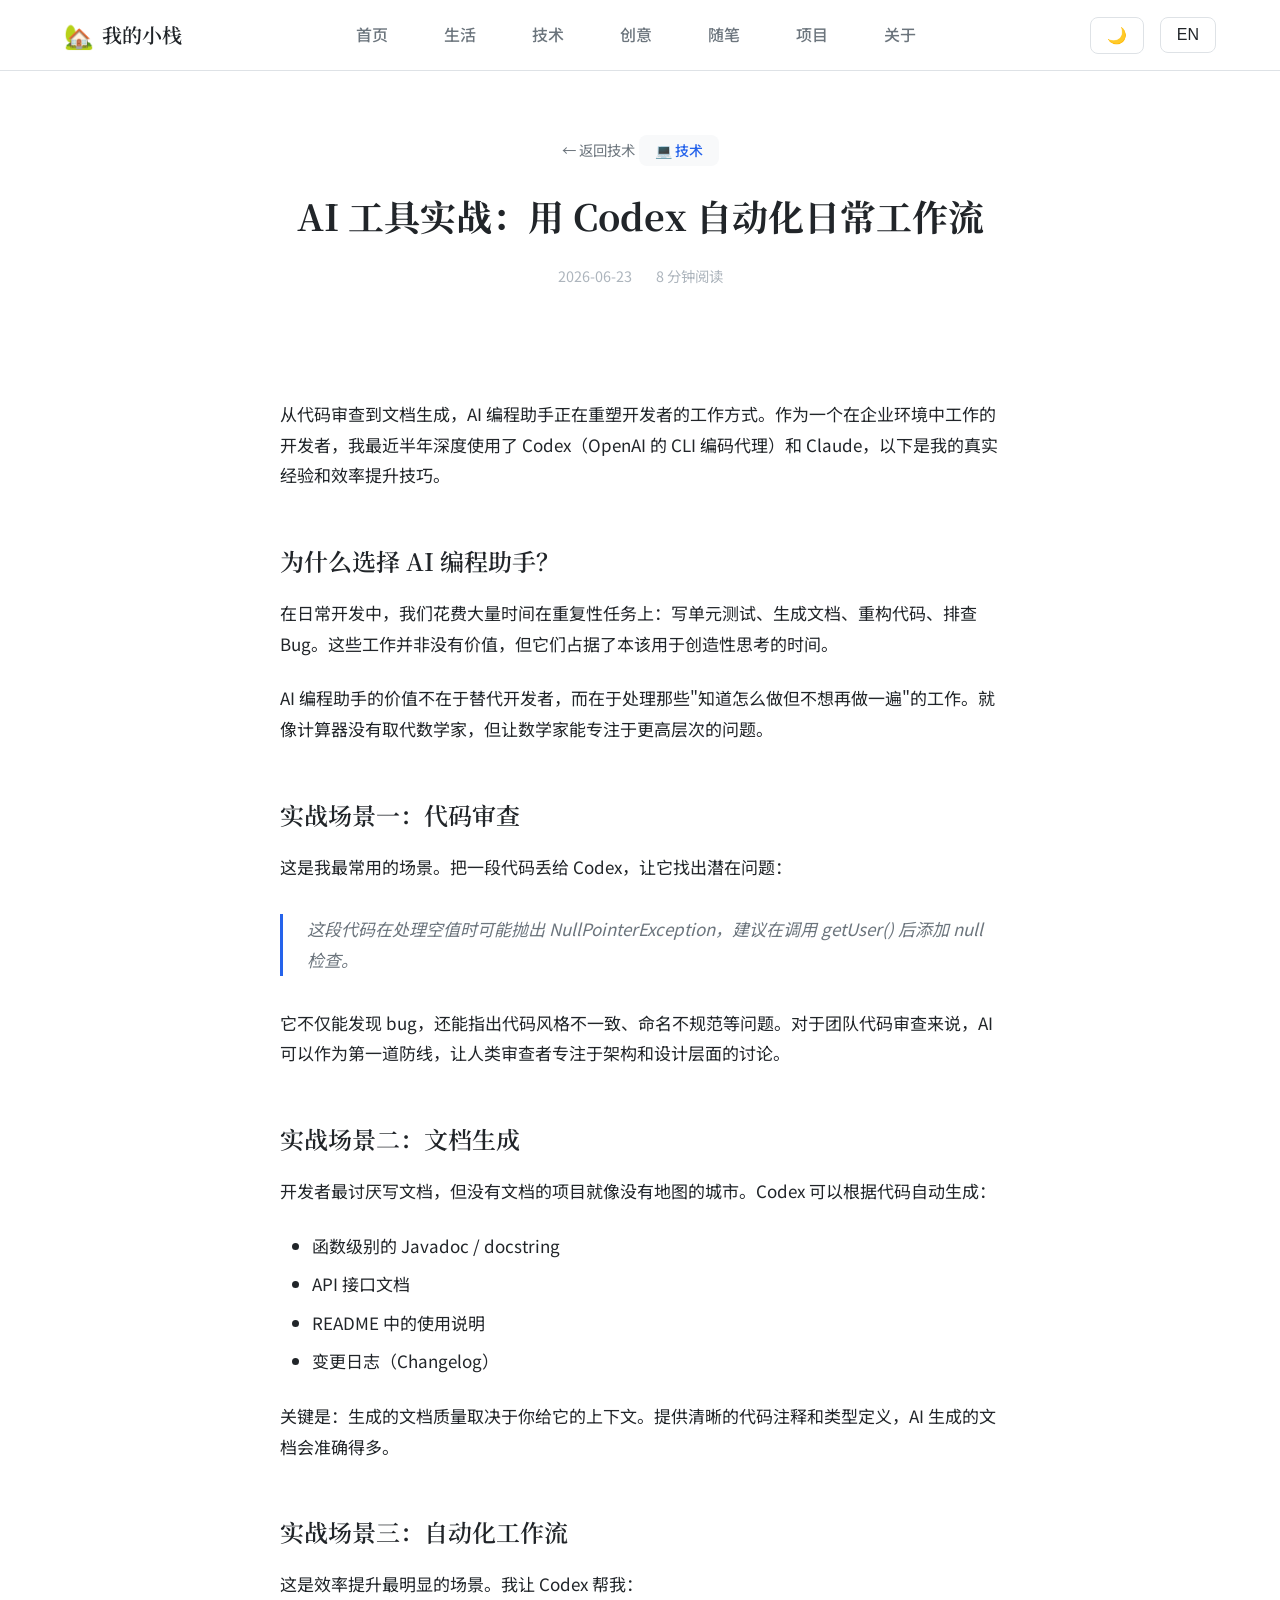
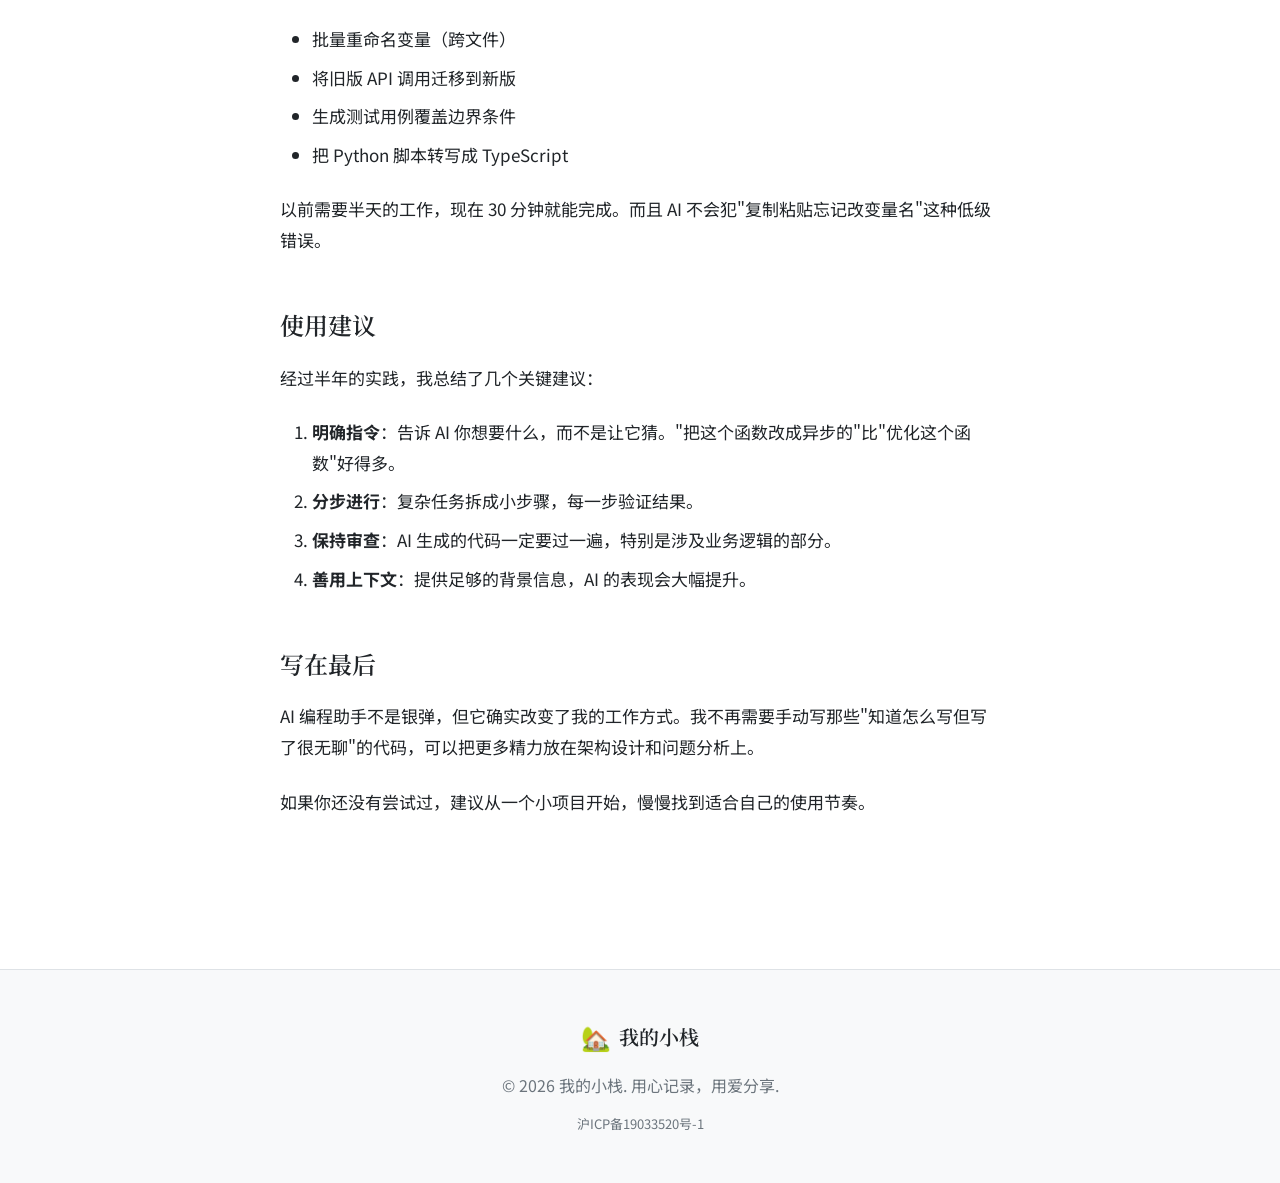
<file: src/pages/articles/codex-automation.html>
<!DOCTYPE html>
<html lang="zh-CN" data-theme="light">
<head>
    <meta charset="UTF-8">
    <meta name="viewport" content="width=device-width, initial-scale=1.0">
    <title>AI 工具实战：用 Codex 自动化日常工作流 | 我的小栈</title>
    <meta name="description" content="                <p>从代码审查到文档生成，AI 编程助手正在重塑开发者的工作方式。作为一个在企业环境中工作的开发者，我最近半年深度使用了 Codex（OpenAI 的 CLI 编码代">
    <link rel="stylesheet" href="../../styles/main.css">
    <link rel="preconnect" href="https://fonts.googleapis.com">
    <link rel="preconnect" href="https://fonts.gstatic.com" crossorigin>
    <link href="https://fonts.googleapis.com/css2?family=Noto+Serif+SC:wght@400;600;700&family=Noto+Sans+SC:wght@300;400;500;700&display=swap" rel="stylesheet">
</head>
<body>
    <nav class="navbar">
        <div class="container nav-container">
            <a href="../../../index.html" class="logo">
                <span class="logo-icon">🏡</span>
                <span class="logo-text" data-zh="我的小栈" data-en="My Little Post">我的小栈</span>
            </a>
            <ul class="nav-menu" id="navMenu">
                <li><a href="../../../index.html" class="nav-link" data-zh="首页" data-en="Home">首页</a></li>
                <li><a href="../life.html" class="nav-link" data-zh="生活" data-en="Life">生活</a></li>
                <li><a href="../tech.html" class="nav-link" data-zh="技术" data-en="Tech">技术</a></li>
                <li><a href="../creative.html" class="nav-link" data-zh="创意" data-en="Creative">创意</a></li>
                <li><a href="../essays.html" class="nav-link" data-zh="随笔" data-en="Essays">随笔</a></li>
                <li><a href="../projects.html" class="nav-link" data-zh="项目" data-en="Projects">项目</a></li>
                <li><a href="../about.html" class="nav-link" data-zh="关于" data-en="About">关于</a></li>
            </ul>
            <div class="nav-actions">
                <button class="theme-toggle" id="themeToggle" aria-label="Toggle theme">
                    <span class="theme-icon">🌙</span>
                </button>
                <button class="lang-toggle" id="langToggle" aria-label="Toggle language">
                    <span class="lang-text">EN</span>
                </button>
                <button class="menu-toggle" id="menuToggle" aria-label="Toggle menu">
                    <span class="hamburger"></span>
                </button>
            </div>
        </div>
    </nav>

    <header class="article-header">
        <div class="container">
            <a href="../tech.html" class="article-back">← 返回技术</a>
            <div class="article-category">💻 技术</div>
            <h1 class="article-title">AI 工具实战：用 Codex 自动化日常工作流</h1>
            <div class="article-meta">
                <time datetime="2026-06-23">2026-06-23</time>
                <span class="read-time">8 分钟阅读</span>
            </div>
        </div>
    </header>

    <main class="page-content">
        <div class="container">
            <div class="article-content">
                <p>从代码审查到文档生成，AI 编程助手正在重塑开发者的工作方式。作为一个在企业环境中工作的开发者，我最近半年深度使用了 Codex（OpenAI 的 CLI 编码代理）和 Claude，以下是我的真实经验和效率提升技巧。</p>

                <h2>为什么选择 AI 编程助手？</h2>
                <p>在日常开发中，我们花费大量时间在重复性任务上：写单元测试、生成文档、重构代码、排查 Bug。这些工作并非没有价值，但它们占据了本该用于创造性思考的时间。</p>
                <p>AI 编程助手的价值不在于替代开发者，而在于处理那些"知道怎么做但不想再做一遍"的工作。就像计算器没有取代数学家，但让数学家能专注于更高层次的问题。</p>

                <h2>实战场景一：代码审查</h2>
                <p>这是我最常用的场景。把一段代码丢给 Codex，让它找出潜在问题：</p>
                <blockquote>这段代码在处理空值时可能抛出 NullPointerException，建议在调用 getUser() 后添加 null 检查。</blockquote>
                <p>它不仅能发现 bug，还能指出代码风格不一致、命名不规范等问题。对于团队代码审查来说，AI 可以作为第一道防线，让人类审查者专注于架构和设计层面的讨论。</p>

                <h2>实战场景二：文档生成</h2>
                <p>开发者最讨厌写文档，但没有文档的项目就像没有地图的城市。Codex 可以根据代码自动生成：</p>
                <ul>
                    <li>函数级别的 Javadoc / docstring</li>
                    <li>API 接口文档</li>
                    <li>README 中的使用说明</li>
                    <li>变更日志（Changelog）</li>
                </ul>
                <p>关键是：生成的文档质量取决于你给它的上下文。提供清晰的代码注释和类型定义，AI 生成的文档会准确得多。</p>

                <h2>实战场景三：自动化工作流</h2>
                <p>这是效率提升最明显的场景。我让 Codex 帮我：</p>
                <ul>
                    <li>批量重命名变量（跨文件）</li>
                    <li>将旧版 API 调用迁移到新版</li>
                    <li>生成测试用例覆盖边界条件</li>
                    <li>把 Python 脚本转写成 TypeScript</li>
                </ul>
                <p>以前需要半天的工作，现在 30 分钟就能完成。而且 AI 不会犯"复制粘贴忘记改变量名"这种低级错误。</p>

                <h2>使用建议</h2>
                <p>经过半年的实践，我总结了几个关键建议：</p>
                <ol>
                    <li><strong>明确指令</strong>：告诉 AI 你想要什么，而不是让它猜。"把这个函数改成异步的"比"优化这个函数"好得多。</li>
                    <li><strong>分步进行</strong>：复杂任务拆成小步骤，每一步验证结果。</li>
                    <li><strong>保持审查</strong>：AI 生成的代码一定要过一遍，特别是涉及业务逻辑的部分。</li>
                    <li><strong>善用上下文</strong>：提供足够的背景信息，AI 的表现会大幅提升。</li>
                </ol>

                <h2>写在最后</h2>
                <p>AI 编程助手不是银弹，但它确实改变了我的工作方式。我不再需要手动写那些"知道怎么写但写了很无聊"的代码，可以把更多精力放在架构设计和问题分析上。</p>
                <p>如果你还没有尝试过，建议从一个小项目开始，慢慢找到适合自己的使用节奏。</p>
            </div>
        </div>
    </main>

    <footer class="footer">
        <div class="container">
            <div class="footer-content">
                <div class="footer-brand">
                    <span class="logo-icon">🏡</span>
                    <span class="logo-text" data-zh="我的小栈" data-en="My Little Post">我的小栈</span>
                </div>
                <p class="footer-text" data-zh="© 2026 我的小栈. 用心记录，用爱分享." data-en="© 2026 My Little Post. Record with heart, share with love.">© 2026 我的小栈. 用心记录，用爱分享.</p>
                <p class="footer-icp"><a href="https://beian.miit.gov.cn" target="_blank" rel="noopener">沪ICP备19033520号-1</a></p>
            </div>
        </div>
    </footer>

    <script src="../../scripts/main.js"></script>
</body>
</html>
</file>
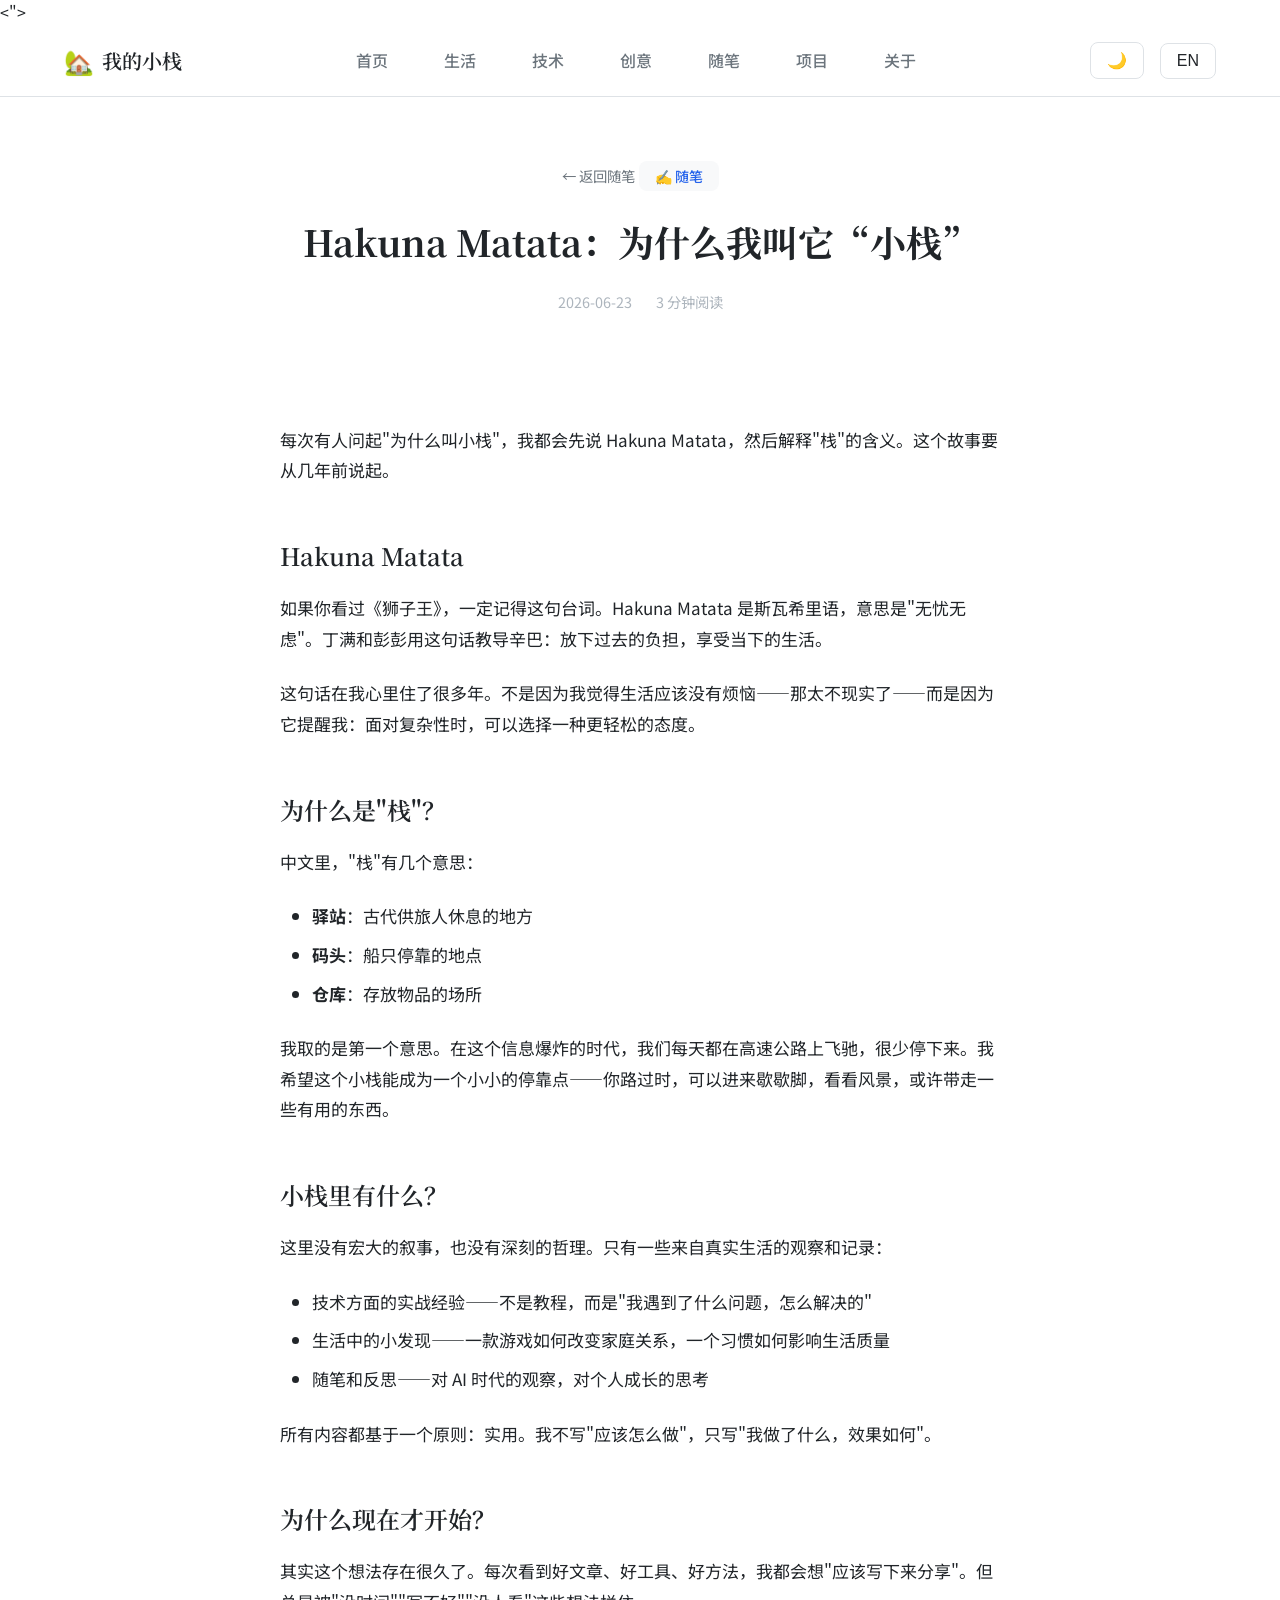
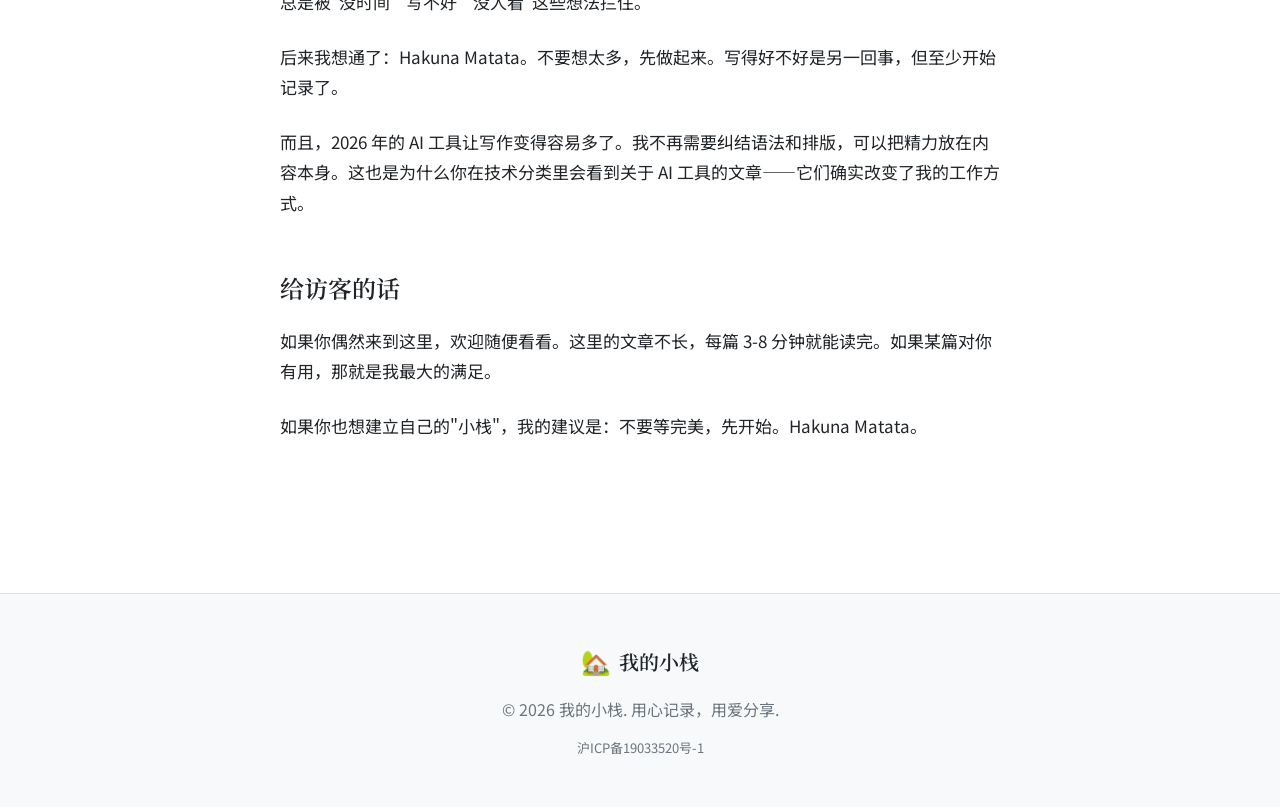
<file: src/pages/articles/hakuna-matata-little-post.html>
<!DOCTYPE html>
<html lang="zh-CN" data-theme="light">
<head>
    <meta charset="UTF-8">
    <meta name="viewport" content="width=device-width, initial-scale=1.0">
    <title>Hakuna Matata：为什么我叫它“小栈” | 我的小栈</title>
    <meta name="description" content="                <p>每次有人问起"为什么叫小栈"，我都会先说 Hakuna Matata，然后解释"栈"的含义。这个故事要从几年前说起。</p>

                <">
    <link rel="stylesheet" href="../../styles/main.css">
    <link rel="preconnect" href="https://fonts.googleapis.com">
    <link rel="preconnect" href="https://fonts.gstatic.com" crossorigin>
    <link href="https://fonts.googleapis.com/css2?family=Noto+Serif+SC:wght@400;600;700&family=Noto+Sans+SC:wght@300;400;500;700&display=swap" rel="stylesheet">
</head>
<body>
    <nav class="navbar">
        <div class="container nav-container">
            <a href="../../../index.html" class="logo">
                <span class="logo-icon">🏡</span>
                <span class="logo-text" data-zh="我的小栈" data-en="My Little Post">我的小栈</span>
            </a>
            <ul class="nav-menu" id="navMenu">
                <li><a href="../../../index.html" class="nav-link" data-zh="首页" data-en="Home">首页</a></li>
                <li><a href="../life.html" class="nav-link" data-zh="生活" data-en="Life">生活</a></li>
                <li><a href="../tech.html" class="nav-link" data-zh="技术" data-en="Tech">技术</a></li>
                <li><a href="../creative.html" class="nav-link" data-zh="创意" data-en="Creative">创意</a></li>
                <li><a href="../essays.html" class="nav-link" data-zh="随笔" data-en="Essays">随笔</a></li>
                <li><a href="../projects.html" class="nav-link" data-zh="项目" data-en="Projects">项目</a></li>
                <li><a href="../about.html" class="nav-link" data-zh="关于" data-en="About">关于</a></li>
            </ul>
            <div class="nav-actions">
                <button class="theme-toggle" id="themeToggle" aria-label="Toggle theme">
                    <span class="theme-icon">🌙</span>
                </button>
                <button class="lang-toggle" id="langToggle" aria-label="Toggle language">
                    <span class="lang-text">EN</span>
                </button>
                <button class="menu-toggle" id="menuToggle" aria-label="Toggle menu">
                    <span class="hamburger"></span>
                </button>
            </div>
        </div>
    </nav>

    <header class="article-header">
        <div class="container">
            <a href="../essays.html" class="article-back">← 返回随笔</a>
            <div class="article-category">✍️ 随笔</div>
            <h1 class="article-title">Hakuna Matata：为什么我叫它“小栈”</h1>
            <div class="article-meta">
                <time datetime="2026-06-23">2026-06-23</time>
                <span class="read-time">3 分钟阅读</span>
            </div>
        </div>
    </header>

    <main class="page-content">
        <div class="container">
            <div class="article-content">
                <p>每次有人问起"为什么叫小栈"，我都会先说 Hakuna Matata，然后解释"栈"的含义。这个故事要从几年前说起。</p>

                <h2>Hakuna Matata</h2>
                <p>如果你看过《狮子王》，一定记得这句台词。Hakuna Matata 是斯瓦希里语，意思是"无忧无虑"。丁满和彭彭用这句话教导辛巴：放下过去的负担，享受当下的生活。</p>
                <p>这句话在我心里住了很多年。不是因为我觉得生活应该没有烦恼——那太不现实了——而是因为它提醒我：面对复杂性时，可以选择一种更轻松的态度。</p>

                <h2>为什么是"栈"？</h2>
                <p>中文里，"栈"有几个意思：</p>
                <ul>
                    <li><strong>驿站</strong>：古代供旅人休息的地方</li>
                    <li><strong>码头</strong>：船只停靠的地点</li>
                    <li><strong>仓库</strong>：存放物品的场所</li>
                </ul>
                <p>我取的是第一个意思。在这个信息爆炸的时代，我们每天都在高速公路上飞驰，很少停下来。我希望这个小栈能成为一个小小的停靠点——你路过时，可以进来歇歇脚，看看风景，或许带走一些有用的东西。</p>

                <h2>小栈里有什么？</h2>
                <p>这里没有宏大的叙事，也没有深刻的哲理。只有一些来自真实生活的观察和记录：</p>
                <ul>
                    <li>技术方面的实战经验——不是教程，而是"我遇到了什么问题，怎么解决的"</li>
                    <li>生活中的小发现——一款游戏如何改变家庭关系，一个习惯如何影响生活质量</li>
                    <li>随笔和反思——对 AI 时代的观察，对个人成长的思考</li>
                </ul>
                <p>所有内容都基于一个原则：实用。我不写"应该怎么做"，只写"我做了什么，效果如何"。</p>

                <h2>为什么现在才开始？</h2>
                <p>其实这个想法存在很久了。每次看到好文章、好工具、好方法，我都会想"应该写下来分享"。但总是被"没时间""写不好""没人看"这些想法拦住。</p>
                <p>后来我想通了：Hakuna Matata。不要想太多，先做起来。写得好不好是另一回事，但至少开始记录了。</p>
                <p>而且，2026 年的 AI 工具让写作变得容易多了。我不再需要纠结语法和排版，可以把精力放在内容本身。这也是为什么你在技术分类里会看到关于 AI 工具的文章——它们确实改变了我的工作方式。</p>

                <h2>给访客的话</h2>
                <p>如果你偶然来到这里，欢迎随便看看。这里的文章不长，每篇 3-8 分钟就能读完。如果某篇对你有用，那就是我最大的满足。</p>
                <p>如果你也想建立自己的"小栈"，我的建议是：不要等完美，先开始。Hakuna Matata。</p>
            </div>
        </div>
    </main>

    <footer class="footer">
        <div class="container">
            <div class="footer-content">
                <div class="footer-brand">
                    <span class="logo-icon">🏡</span>
                    <span class="logo-text" data-zh="我的小栈" data-en="My Little Post">我的小栈</span>
                </div>
                <p class="footer-text" data-zh="© 2026 我的小栈. 用心记录，用爱分享." data-en="© 2026 My Little Post. Record with heart, share with love.">© 2026 我的小栈. 用心记录，用爱分享.</p>
                <p class="footer-icp"><a href="https://beian.miit.gov.cn" target="_blank" rel="noopener">沪ICP备19033520号-1</a></p>
            </div>
        </div>
    </footer>

    <script src="../../scripts/main.js"></script>
</body>
</html>
</file>
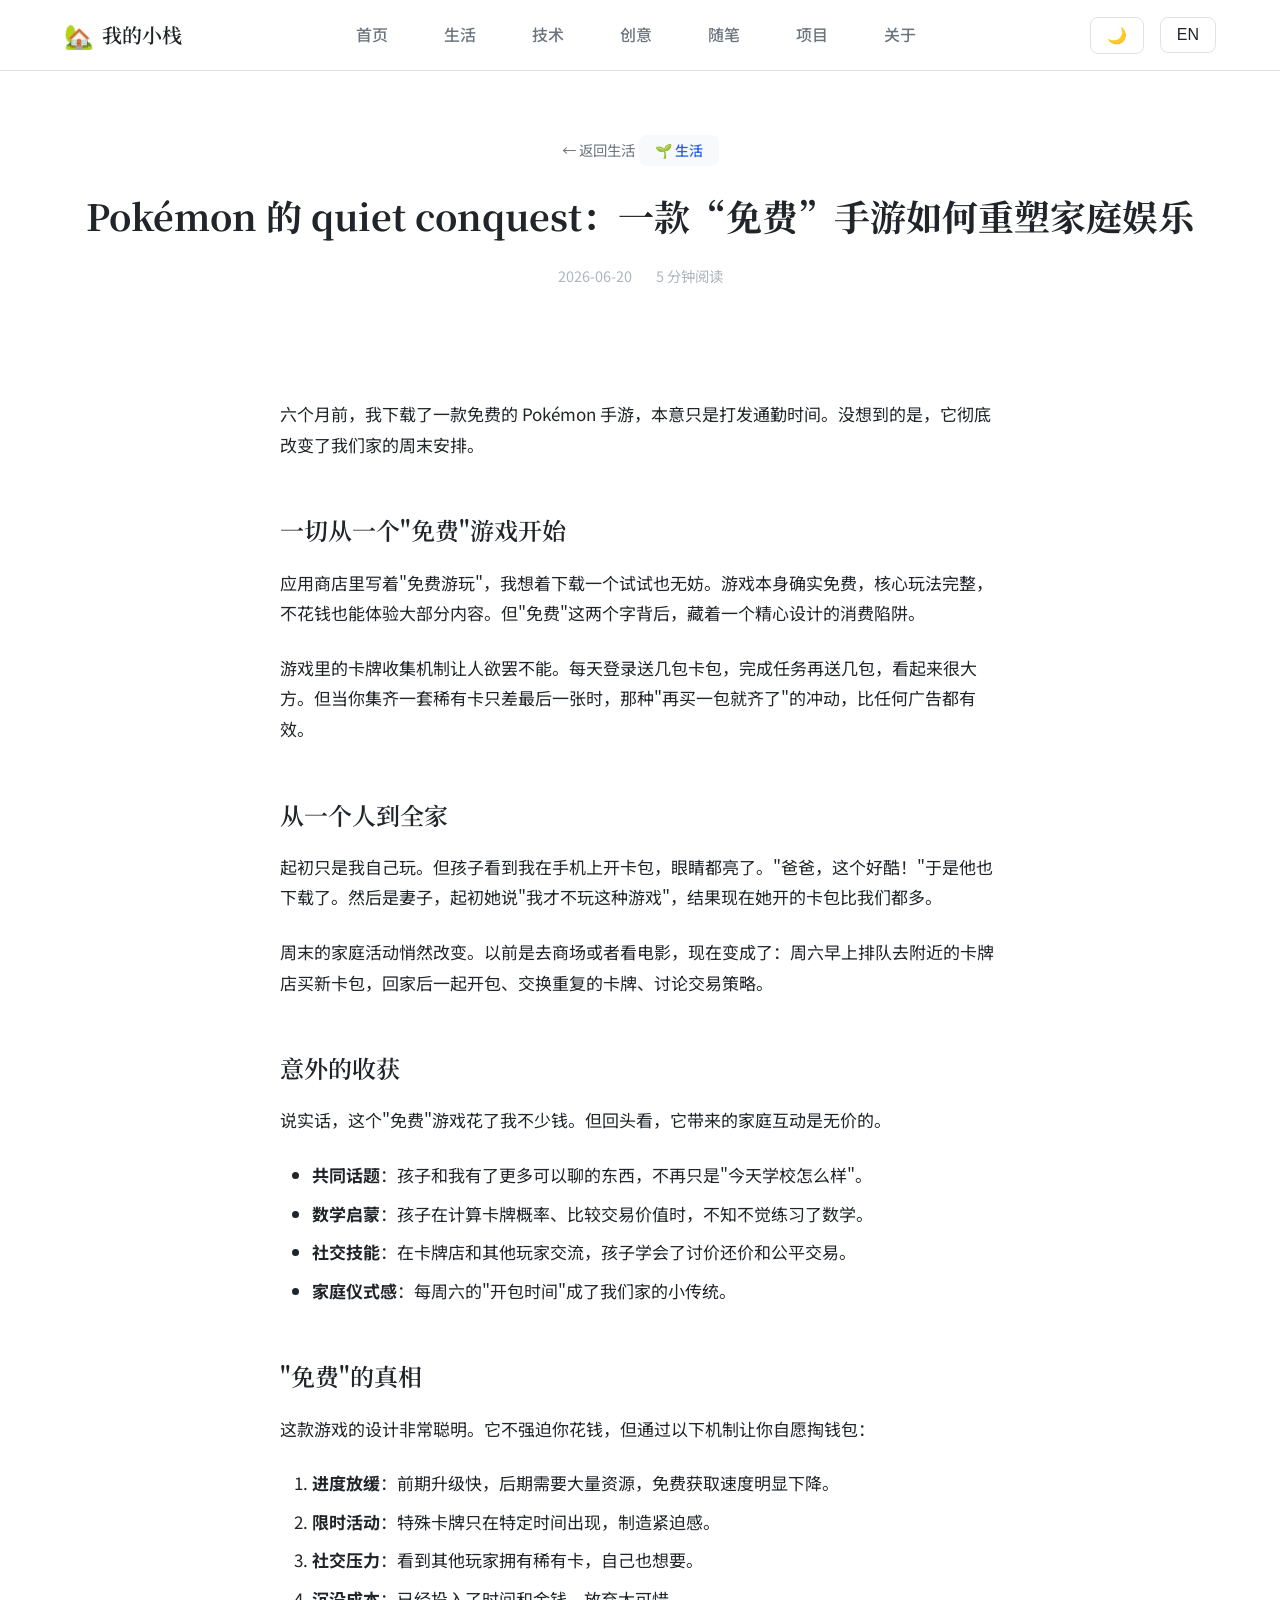
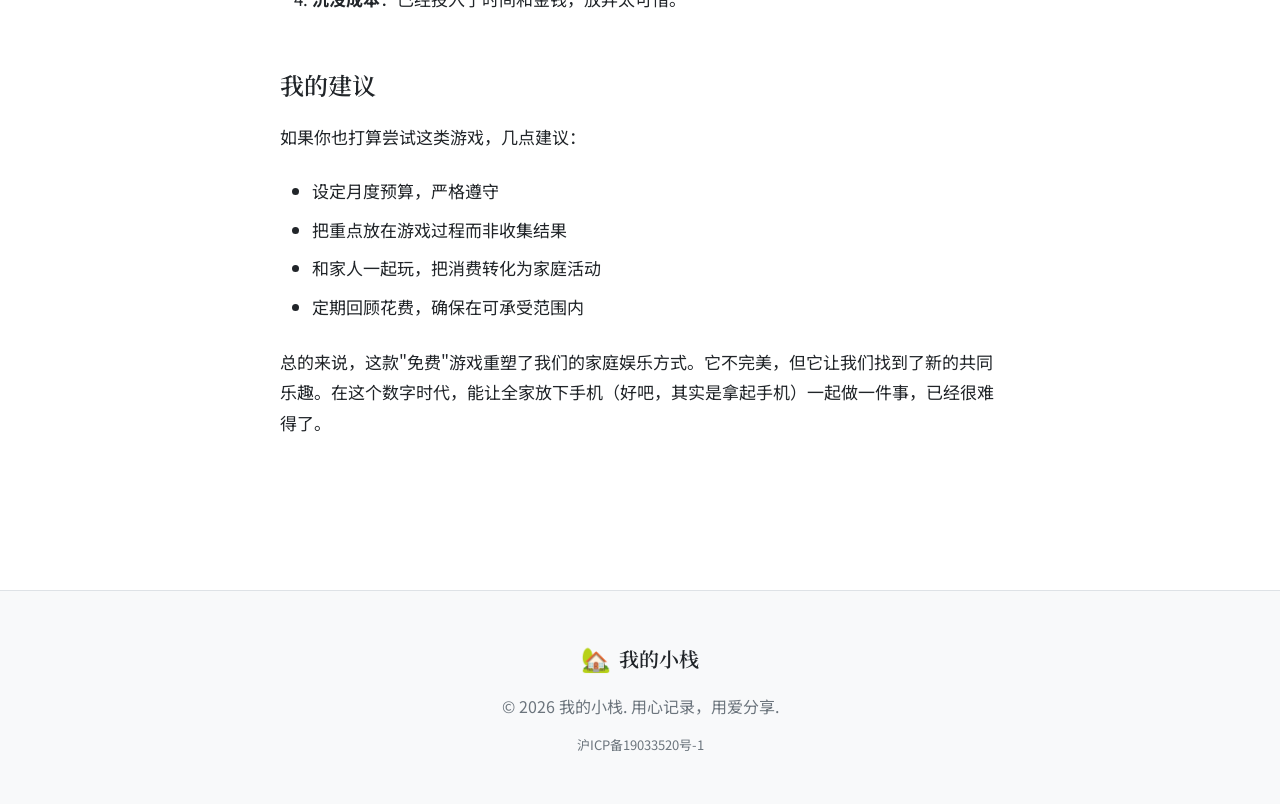
<file: src/pages/articles/pokemon-quiet-conquest.html>
<!DOCTYPE html>
<html lang="zh-CN" data-theme="light">
<head>
    <meta charset="UTF-8">
    <meta name="viewport" content="width=device-width, initial-scale=1.0">
    <title>Pokémon 的 quiet conquest：一款“免费”手游如何重塑家庭娱乐 | 我的小栈</title>
    <meta name="description" content="                <p>六个月前，我下载了一款免费的 Pokémon 手游，本意只是打发通勤时间。没想到的是，它彻底改变了我们家的周末安排。</p>

                <">
    <link rel="stylesheet" href="../../styles/main.css">
    <link rel="preconnect" href="https://fonts.googleapis.com">
    <link rel="preconnect" href="https://fonts.gstatic.com" crossorigin>
    <link href="https://fonts.googleapis.com/css2?family=Noto+Serif+SC:wght@400;600;700&family=Noto+Sans+SC:wght@300;400;500;700&display=swap" rel="stylesheet">
</head>
<body>
    <nav class="navbar">
        <div class="container nav-container">
            <a href="../../../index.html" class="logo">
                <span class="logo-icon">🏡</span>
                <span class="logo-text" data-zh="我的小栈" data-en="My Little Post">我的小栈</span>
            </a>
            <ul class="nav-menu" id="navMenu">
                <li><a href="../../../index.html" class="nav-link" data-zh="首页" data-en="Home">首页</a></li>
                <li><a href="../life.html" class="nav-link" data-zh="生活" data-en="Life">生活</a></li>
                <li><a href="../tech.html" class="nav-link" data-zh="技术" data-en="Tech">技术</a></li>
                <li><a href="../creative.html" class="nav-link" data-zh="创意" data-en="Creative">创意</a></li>
                <li><a href="../essays.html" class="nav-link" data-zh="随笔" data-en="Essays">随笔</a></li>
                <li><a href="../projects.html" class="nav-link" data-zh="项目" data-en="Projects">项目</a></li>
                <li><a href="../about.html" class="nav-link" data-zh="关于" data-en="About">关于</a></li>
            </ul>
            <div class="nav-actions">
                <button class="theme-toggle" id="themeToggle" aria-label="Toggle theme">
                    <span class="theme-icon">🌙</span>
                </button>
                <button class="lang-toggle" id="langToggle" aria-label="Toggle language">
                    <span class="lang-text">EN</span>
                </button>
                <button class="menu-toggle" id="menuToggle" aria-label="Toggle menu">
                    <span class="hamburger"></span>
                </button>
            </div>
        </div>
    </nav>

    <header class="article-header">
        <div class="container">
            <a href="../life.html" class="article-back">← 返回生活</a>
            <div class="article-category">🌱 生活</div>
            <h1 class="article-title">Pokémon 的 quiet conquest：一款“免费”手游如何重塑家庭娱乐</h1>
            <div class="article-meta">
                <time datetime="2026-06-20">2026-06-20</time>
                <span class="read-time">5 分钟阅读</span>
            </div>
        </div>
    </header>

    <main class="page-content">
        <div class="container">
            <div class="article-content">
                <p>六个月前，我下载了一款免费的 Pokémon 手游，本意只是打发通勤时间。没想到的是，它彻底改变了我们家的周末安排。</p>

                <h2>一切从一个"免费"游戏开始</h2>
                <p>应用商店里写着"免费游玩"，我想着下载一个试试也无妨。游戏本身确实免费，核心玩法完整，不花钱也能体验大部分内容。但"免费"这两个字背后，藏着一个精心设计的消费陷阱。</p>
                <p>游戏里的卡牌收集机制让人欲罢不能。每天登录送几包卡包，完成任务再送几包，看起来很大方。但当你集齐一套稀有卡只差最后一张时，那种"再买一包就齐了"的冲动，比任何广告都有效。</p>

                <h2>从一个人到全家</h2>
                <p>起初只是我自己玩。但孩子看到我在手机上开卡包，眼睛都亮了。"爸爸，这个好酷！"于是他也下载了。然后是妻子，起初她说"我才不玩这种游戏"，结果现在她开的卡包比我们都多。</p>
                <p>周末的家庭活动悄然改变。以前是去商场或者看电影，现在变成了：周六早上排队去附近的卡牌店买新卡包，回家后一起开包、交换重复的卡牌、讨论交易策略。</p>

                <h2>意外的收获</h2>
                <p>说实话，这个"免费"游戏花了我不少钱。但回头看，它带来的家庭互动是无价的。</p>
                <ul>
                    <li><strong>共同话题</strong>：孩子和我有了更多可以聊的东西，不再只是"今天学校怎么样"。</li>
                    <li><strong>数学启蒙</strong>：孩子在计算卡牌概率、比较交易价值时，不知不觉练习了数学。</li>
                    <li><strong>社交技能</strong>：在卡牌店和其他玩家交流，孩子学会了讨价还价和公平交易。</li>
                    <li><strong>家庭仪式感</strong>：每周六的"开包时间"成了我们家的小传统。</li>
                </ul>

                <h2>"免费"的真相</h2>
                <p>这款游戏的设计非常聪明。它不强迫你花钱，但通过以下机制让你自愿掏钱包：</p>
                <ol>
                    <li><strong>进度放缓</strong>：前期升级快，后期需要大量资源，免费获取速度明显下降。</li>
                    <li><strong>限时活动</strong>：特殊卡牌只在特定时间出现，制造紧迫感。</li>
                    <li><strong>社交压力</strong>：看到其他玩家拥有稀有卡，自己也想要。</li>
                    <li><strong>沉没成本</strong>：已经投入了时间和金钱，放弃太可惜。</li>
                </ol>

                <h2>我的建议</h2>
                <p>如果你也打算尝试这类游戏，几点建议：</p>
                <ul>
                    <li>设定月度预算，严格遵守</li>
                    <li>把重点放在游戏过程而非收集结果</li>
                    <li>和家人一起玩，把消费转化为家庭活动</li>
                    <li>定期回顾花费，确保在可承受范围内</li>
                </ul>
                <p>总的来说，这款"免费"游戏重塑了我们的家庭娱乐方式。它不完美，但它让我们找到了新的共同乐趣。在这个数字时代，能让全家放下手机（好吧，其实是拿起手机）一起做一件事，已经很难得了。</p>
            </div>
        </div>
    </main>

    <footer class="footer">
        <div class="container">
            <div class="footer-content">
                <div class="footer-brand">
                    <span class="logo-icon">🏡</span>
                    <span class="logo-text" data-zh="我的小栈" data-en="My Little Post">我的小栈</span>
                </div>
                <p class="footer-text" data-zh="© 2026 我的小栈. 用心记录，用爱分享." data-en="© 2026 My Little Post. Record with heart, share with love.">© 2026 我的小栈. 用心记录，用爱分享.</p>
                <p class="footer-icp"><a href="https://beian.miit.gov.cn" target="_blank" rel="noopener">沪ICP备19033520号-1</a></p>
            </div>
        </div>
    </footer>

    <script src="../../scripts/main.js"></script>
</body>
</html>
</file>
<file: src/styles/main.css>
﻿/* ============================================
   我的小栈 - Main Stylesheet
   ============================================ */

/* CSS Variables - Theme System */
:root {
    /* Colors - Light Theme */
    --color-bg: #ffffff;
    --color-bg-secondary: #f8f9fa;
    --color-bg-tertiary: #e9ecef;
    --color-text: #212529;
    --color-text-secondary: #6c757d;
    --color-text-muted: #adb5bd;
    --color-primary: #2563eb;
    --color-primary-hover: #1d4ed8;
    --color-accent: #8b5cf6;
    --color-border: #dee2e6;
    --color-shadow: rgba(0, 0, 0, 0.1);
    --color-card-bg: #ffffff;
    
    /* Typography */
    --font-serif: 'Noto Serif SC', serif;
    --font-sans: 'Noto Sans SC', -apple-system, BlinkMacSystemFont, 'Segoe UI', sans-serif;
    --font-mono: 'Fira Code', 'Consolas', monospace;
    
    /* Spacing */
    --spacing-xs: 0.25rem;
    --spacing-sm: 0.5rem;
    --spacing-md: 1rem;
    --spacing-lg: 1.5rem;
    --spacing-xl: 2rem;
    --spacing-2xl: 3rem;
    --spacing-3xl: 4rem;
    
    /* Layout */
    --container-max: 1200px;
    --border-radius: 8px;
    --border-radius-lg: 12px;
    
    /* Transitions */
    --transition: all 0.3s ease;
}

/* Dark Theme */
[data-theme="dark"] {
    --color-bg: #1a1a1a;
    --color-bg-secondary: #2d2d2d;
    --color-bg-tertiary: #404040;
    --color-text: #e4e4e4;
    --color-text-secondary: #a0a0a0;
    --color-text-muted: #6c6c6c;
    --color-primary: #60a5fa;
    --color-primary-hover: #3b82f6;
    --color-accent: #a78bfa;
    --color-border: #404040;
    --color-shadow: rgba(0, 0, 0, 0.3);
    --color-card-bg: #2d2d2d;
}

/* Reset & Base */
* {
    margin: 0;
    padding: 0;
    box-sizing: border-box;
}

html {
    scroll-behavior: smooth;
}

body {
    font-family: var(--font-sans);
    font-size: 16px;
    line-height: 1.6;
    color: var(--color-text);
    background-color: var(--color-bg);
    transition: var(--transition);
}

.container {
    max-width: var(--container-max);
    margin: 0 auto;
    padding: 0 var(--spacing-lg);
}

a {
    color: var(--color-primary);
    text-decoration: none;
    transition: var(--transition);
}

a:hover {
    color: var(--color-primary-hover);
}

/* ============================================
   Navigation
   ============================================ */
.navbar {
    position: sticky;
    top: 0;
    z-index: 1000;
    background-color: var(--color-bg);
    border-bottom: 1px solid var(--color-border);
    backdrop-filter: blur(10px);
    background-color: rgba(var(--color-bg), 0.95);
}

.nav-container {
    display: flex;
    align-items: center;
    justify-content: space-between;
    padding: var(--spacing-md) var(--spacing-lg);
}

.logo {
    display: flex;
    align-items: center;
    gap: var(--spacing-sm);
    font-family: var(--font-serif);
    font-size: 1.25rem;
    font-weight: 600;
    color: var(--color-text);
}

.logo:hover {
    color: var(--color-primary);
}

.logo-icon {
    font-size: 1.5rem;
}

.nav-menu {
    display: flex;
    list-style: none;
    gap: var(--spacing-lg);
}

.nav-link {
    color: var(--color-text-secondary);
    font-weight: 500;
    padding: var(--spacing-sm) var(--spacing-md);
    border-radius: var(--border-radius);
    transition: var(--transition);
}

.nav-link:hover,
.nav-link.active {
    color: var(--color-primary);
    background-color: var(--color-bg-secondary);
}

.nav-actions {
    display: flex;
    align-items: center;
    gap: var(--spacing-md);
}

.theme-toggle,
.lang-toggle {
    background: none;
    border: 1px solid var(--color-border);
    border-radius: var(--border-radius);
    padding: var(--spacing-sm) var(--spacing-md);
    cursor: pointer;
    font-size: 1rem;
    color: var(--color-text);
    transition: var(--transition);
}

.theme-toggle:hover,
.lang-toggle:hover {
    background-color: var(--color-bg-secondary);
    border-color: var(--color-primary);
}

.menu-toggle {
    display: none;
    background: none;
    border: none;
    cursor: pointer;
    padding: var(--spacing-sm);
}

.hamburger {
    display: block;
    width: 24px;
    height: 2px;
    background-color: var(--color-text);
    position: relative;
    transition: var(--transition);
}

.hamburger::before,
.hamburger::after {
    content: '';
    position: absolute;
    width: 24px;
    height: 2px;
    background-color: var(--color-text);
    transition: var(--transition);
}

.hamburger::before {
    top: -8px;
}

.hamburger::after {
    bottom: -8px;
}

/* ============================================
   Hero Section
   ============================================ */
.hero {
    position: relative;
    padding: var(--spacing-3xl) 0;
    background: linear-gradient(135deg, var(--color-bg-secondary) 0%, var(--color-bg) 100%);
    overflow: hidden;
}

.hero-content {
    text-align: center;
    position: relative;
    z-index: 2;
}

.hero-title {
    font-family: var(--font-serif);
    font-size: 3rem;
    font-weight: 700;
    margin-bottom: var(--spacing-md);
    color: var(--color-text);
}

.hero-subtitle {
    font-size: 1.25rem;
    color: var(--color-text-secondary);
    margin-bottom: var(--spacing-xl);
}

.hero-actions {
    display: flex;
    gap: var(--spacing-md);
    justify-content: center;
    flex-wrap: wrap;
}

.btn {
    display: inline-block;
    padding: var(--spacing-md) var(--spacing-xl);
    border-radius: var(--border-radius);
    font-weight: 500;
    transition: var(--transition);
    border: 2px solid transparent;
}

.btn-primary {
    background-color: var(--color-primary);
    color: white;
}

.btn-primary:hover {
    background-color: var(--color-primary-hover);
    color: white;
    transform: translateY(-2px);
    box-shadow: 0 4px 12px var(--color-shadow);
}

.btn-secondary {
    background-color: transparent;
    color: var(--color-primary);
    border-color: var(--color-primary);
}

.btn-secondary:hover {
    background-color: var(--color-primary);
    color: white;
}

.hero-decoration {
    position: absolute;
    top: 0;
    left: 0;
    right: 0;
    bottom: 0;
    pointer-events: none;
}

.decoration-circle {
    position: absolute;
    border-radius: 50%;
    opacity: 0.1;
    animation: float 20s infinite ease-in-out;
}

.circle-1 {
    width: 300px;
    height: 300px;
    background: var(--color-primary);
    top: -100px;
    right: -100px;
    animation-delay: 0s;
}

.circle-2 {
    width: 200px;
    height: 200px;
    background: var(--color-accent);
    bottom: -50px;
    left: -50px;
    animation-delay: 5s;
}

.circle-3 {
    width: 150px;
    height: 150px;
    background: var(--color-primary);
    top: 50%;
    left: 50%;
    animation-delay: 10s;
}

@keyframes float {
    0%, 100% {
        transform: translate(0, 0);
    }
    50% {
        transform: translate(30px, -30px);
    }
}

/* ============================================
   Featured Posts
   ============================================ */
.featured {
    padding: var(--spacing-3xl) 0;
}

.section-title {
    font-family: var(--font-serif);
    font-size: 2rem;
    font-weight: 600;
    margin-bottom: var(--spacing-xl);
    text-align: center;
    color: var(--color-text);
}

.posts-grid {
    display: grid;
    grid-template-columns: repeat(auto-fit, minmax(300px, 1fr));
    gap: var(--spacing-xl);
}

.post-card {
    background-color: var(--color-card-bg);
    border: 1px solid var(--color-border);
    border-radius: var(--border-radius-lg);
    padding: var(--spacing-xl);
    transition: var(--transition);
    cursor: pointer;
}

.post-card:hover {
    transform: translateY(-4px);
    box-shadow: 0 8px 24px var(--color-shadow);
    border-color: var(--color-primary);
}

.post-category {
    display: inline-block;
    font-size: 0.875rem;
    font-weight: 500;
    color: var(--color-primary);
    background-color: var(--color-bg-secondary);
    padding: var(--spacing-xs) var(--spacing-md);
    border-radius: var(--border-radius);
    margin-bottom: var(--spacing-md);
}

.post-title {
    font-family: var(--font-serif);
    font-size: 1.5rem;
    font-weight: 600;
    margin-bottom: var(--spacing-md);
    color: var(--color-text);
    line-height: 1.3;
}

.post-excerpt {
    color: var(--color-text-secondary);
    margin-bottom: var(--spacing-md);
    line-height: 1.6;
}

.post-meta {
    display: flex;
    gap: var(--spacing-md);
    font-size: 0.875rem;
    color: var(--color-text-muted);
}

/* ============================================
   Categories Section
   ============================================ */
.categories {
    padding: var(--spacing-3xl) 0;
    background-color: var(--color-bg-secondary);
}

.categories-grid {
    display: grid;
    grid-template-columns: repeat(auto-fit, minmax(200px, 1fr));
    gap: var(--spacing-lg);
}

.category-card {
    background-color: var(--color-card-bg);
    border: 1px solid var(--color-border);
    border-radius: var(--border-radius-lg);
    padding: var(--spacing-xl);
    text-align: center;
    transition: var(--transition);
}

.category-card:hover {
    transform: translateY(-4px);
    box-shadow: 0 8px 24px var(--color-shadow);
    border-color: var(--color-primary);
}

.category-icon {
    font-size: 3rem;
    display: block;
    margin-bottom: var(--spacing-md);
}

.category-name {
    font-family: var(--font-serif);
    font-size: 1.25rem;
    font-weight: 600;
    margin-bottom: var(--spacing-sm);
    color: var(--color-text);
}

.category-desc {
    font-size: 0.875rem;
    color: var(--color-text-secondary);
}


/* ============================================
   Article Page
   ============================================ */
.article-header {
    padding: var(--spacing-3xl) 0 var(--spacing-xl);
    text-align: center;
}

.article-header .article-category {
    display: inline-block;
    font-size: 0.875rem;
    font-weight: 500;
    color: var(--color-primary);
    background-color: var(--color-bg-secondary);
    padding: var(--spacing-xs) var(--spacing-md);
    border-radius: var(--border-radius);
    margin-bottom: var(--spacing-lg);
}

.article-header .article-title {
    font-family: var(--font-serif);
    font-size: 2.25rem;
    font-weight: 700;
    line-height: 1.3;
    margin-bottom: var(--spacing-lg);
    color: var(--color-text);
}

.article-header .article-meta {
    display: flex;
    justify-content: center;
    gap: var(--spacing-lg);
    font-size: 0.9rem;
    color: var(--color-text-muted);
}

.article-content {
    max-width: 720px;
    margin: 0 auto;
    padding: var(--spacing-xl) 0 var(--spacing-3xl);
    font-size: 1.0625rem;
    line-height: 1.8;
    color: var(--color-text);
}

.article-content p {
    margin-bottom: var(--spacing-lg);
}

.article-content h2 {
    font-family: var(--font-serif);
    font-size: 1.5rem;
    font-weight: 600;
    margin-top: var(--spacing-2xl);
    margin-bottom: var(--spacing-md);
    color: var(--color-text);
}

.article-content h3 {
    font-family: var(--font-serif);
    font-size: 1.25rem;
    font-weight: 600;
    margin-top: var(--spacing-xl);
    margin-bottom: var(--spacing-md);
    color: var(--color-text);
}

.article-content ul,
.article-content ol {
    margin-bottom: var(--spacing-lg);
    padding-left: var(--spacing-xl);
}

.article-content li {
    margin-bottom: var(--spacing-sm);
}

.article-content blockquote {
    border-left: 3px solid var(--color-primary);
    padding-left: var(--spacing-lg);
    margin: var(--spacing-xl) 0;
    color: var(--color-text-secondary);
    font-style: italic;
}

.article-content code {
    background-color: var(--color-bg-secondary);
    padding: 2px 6px;
    border-radius: 4px;
    font-size: 0.9em;
}

.article-content pre {
    background-color: var(--color-bg-secondary);
    padding: var(--spacing-lg);
    border-radius: var(--border-radius);
    overflow-x: auto;
    margin-bottom: var(--spacing-lg);
}

.article-content pre code {
    background: none;
    padding: 0;
}

.article-back {
    display: inline-flex;
    align-items: center;
    gap: var(--spacing-sm);
    color: var(--color-text-secondary);
    font-size: 0.9rem;
    margin-bottom: var(--spacing-xl);
}

.article-back:hover {
    color: var(--color-primary);
}

/* ============================================
   Footer
   ============================================ */
.footer {
    padding: var(--spacing-2xl) 0;
    background-color: var(--color-bg-secondary);
    border-top: 1px solid var(--color-border);
}

.footer-content {
    text-align: center;
}

.footer-brand {
    display: flex;
    align-items: center;
    justify-content: center;
    gap: var(--spacing-sm);
    font-family: var(--font-serif);
    font-size: 1.25rem;
    font-weight: 600;
    margin-bottom: var(--spacing-md);
}

.footer-text {
    color: var(--color-text-secondary);
    margin-bottom: var(--spacing-md);
}

.footer-links {
    display: flex;
    gap: var(--spacing-lg);
    justify-content: center;
}

.footer-links a {
    color: var(--color-text-secondary);
    font-size: 0.875rem;
}

.footer-links a:hover {
    color: var(--color-primary);
}

/* ICP Filing */
.footer-icp {
    margin-top: var(--spacing-sm);
    font-size: 0.8125rem;
}

.footer-icp a {
    color: var(--color-text-secondary);
}

.footer-icp a:hover {
    color: var(--color-primary);
}

/* ============================================
   Responsive Design
   ============================================ */
@media (max-width: 768px) {
    .nav-menu {
        position: fixed;
        left: -100%;
        top: 70px;
        flex-direction: column;
        background-color: var(--color-bg);
        width: 100%;
        text-align: center;
        transition: 0.3s;
        box-shadow: 0 10px 27px var(--color-shadow);
        padding: var(--spacing-xl) 0;
    }

    .nav-menu.active {
        left: 0;
    }

    .menu-toggle {
        display: block;
    }

    .hero-title {
        font-size: 2rem;
    }

    .hero-subtitle {
        font-size: 1rem;
    }

    .posts-grid {
        grid-template-columns: 1fr;
    }

    .categories-grid {
        grid-template-columns: repeat(2, 1fr);
    }
}

@media (max-width: 480px) {
    .categories-grid {
        grid-template-columns: 1fr;
    }
}

/* ============================================
   Page Header (Sub-pages)
   ============================================ */
.page-header {
    padding: var(--spacing-3xl) 0 var(--spacing-xl);
    background: linear-gradient(135deg, var(--color-bg-secondary) 0%, var(--color-bg) 100%);
    text-align: center;
}

.page-title {
    font-family: var(--font-serif);
    font-size: 2.5rem;
    font-weight: 700;
    margin-bottom: var(--spacing-md);
    display: flex;
    align-items: center;
    justify-content: center;
    gap: var(--spacing-md);
}

.page-icon {
    font-size: 2.5rem;
}

.page-subtitle {
    font-size: 1.125rem;
    color: var(--color-text-secondary);
}

.page-content {
    padding: var(--spacing-2xl) 0 var(--spacing-3xl);
    min-height: 50vh;
}

/* ============================================
   About Page
   ============================================ */
.about-content {
    max-width: 800px;
    margin: 0 auto;
}

.about-section {
    margin-bottom: var(--spacing-2xl);
}

.about-section h2 {
    font-family: var(--font-serif);
    font-size: 1.75rem;
    font-weight: 600;
    margin-bottom: var(--spacing-md);
    color: var(--color-text);
}

.about-section p {
    color: var(--color-text-secondary);
    line-height: 1.8;
    margin-bottom: var(--spacing-md);
}

.about-features {
    display: grid;
    grid-template-columns: repeat(auto-fit, minmax(150px, 1fr));
    gap: var(--spacing-lg);
    margin-top: var(--spacing-lg);
}

.feature-item {
    text-align: center;
    padding: var(--spacing-lg);
    background-color: var(--color-bg-secondary);
    border-radius: var(--border-radius-lg);
    transition: var(--transition);
}

.feature-item:hover {
    transform: translateY(-4px);
    box-shadow: 0 4px 12px var(--color-shadow);
}

.feature-icon {
    font-size: 2rem;
    display: block;
    margin-bottom: var(--spacing-sm);
}

.feature-item h3 {
    font-family: var(--font-serif);
    font-size: 1.125rem;
    margin-bottom: var(--spacing-xs);
}

.feature-item p {
    font-size: 0.875rem;
    margin-bottom: 0;
}

.contact-links {
    display: flex;
    flex-wrap: wrap;
    gap: var(--spacing-md);
    margin-top: var(--spacing-md);
}

.contact-link {
    display: inline-flex;
    align-items: center;
    gap: var(--spacing-sm);
    padding: var(--spacing-md) var(--spacing-lg);
    background-color: var(--color-bg-secondary);
    border-radius: var(--border-radius);
    color: var(--color-text);
    transition: var(--transition);
}

.contact-link:hover {
    background-color: var(--color-primary);
    color: white;
    transform: translateY(-2px);
}

.post-tag {
    background-color: var(--color-bg-tertiary);
    padding: 2px 8px;
    border-radius: 4px;
    font-size: 0.75rem;
}
</file>
